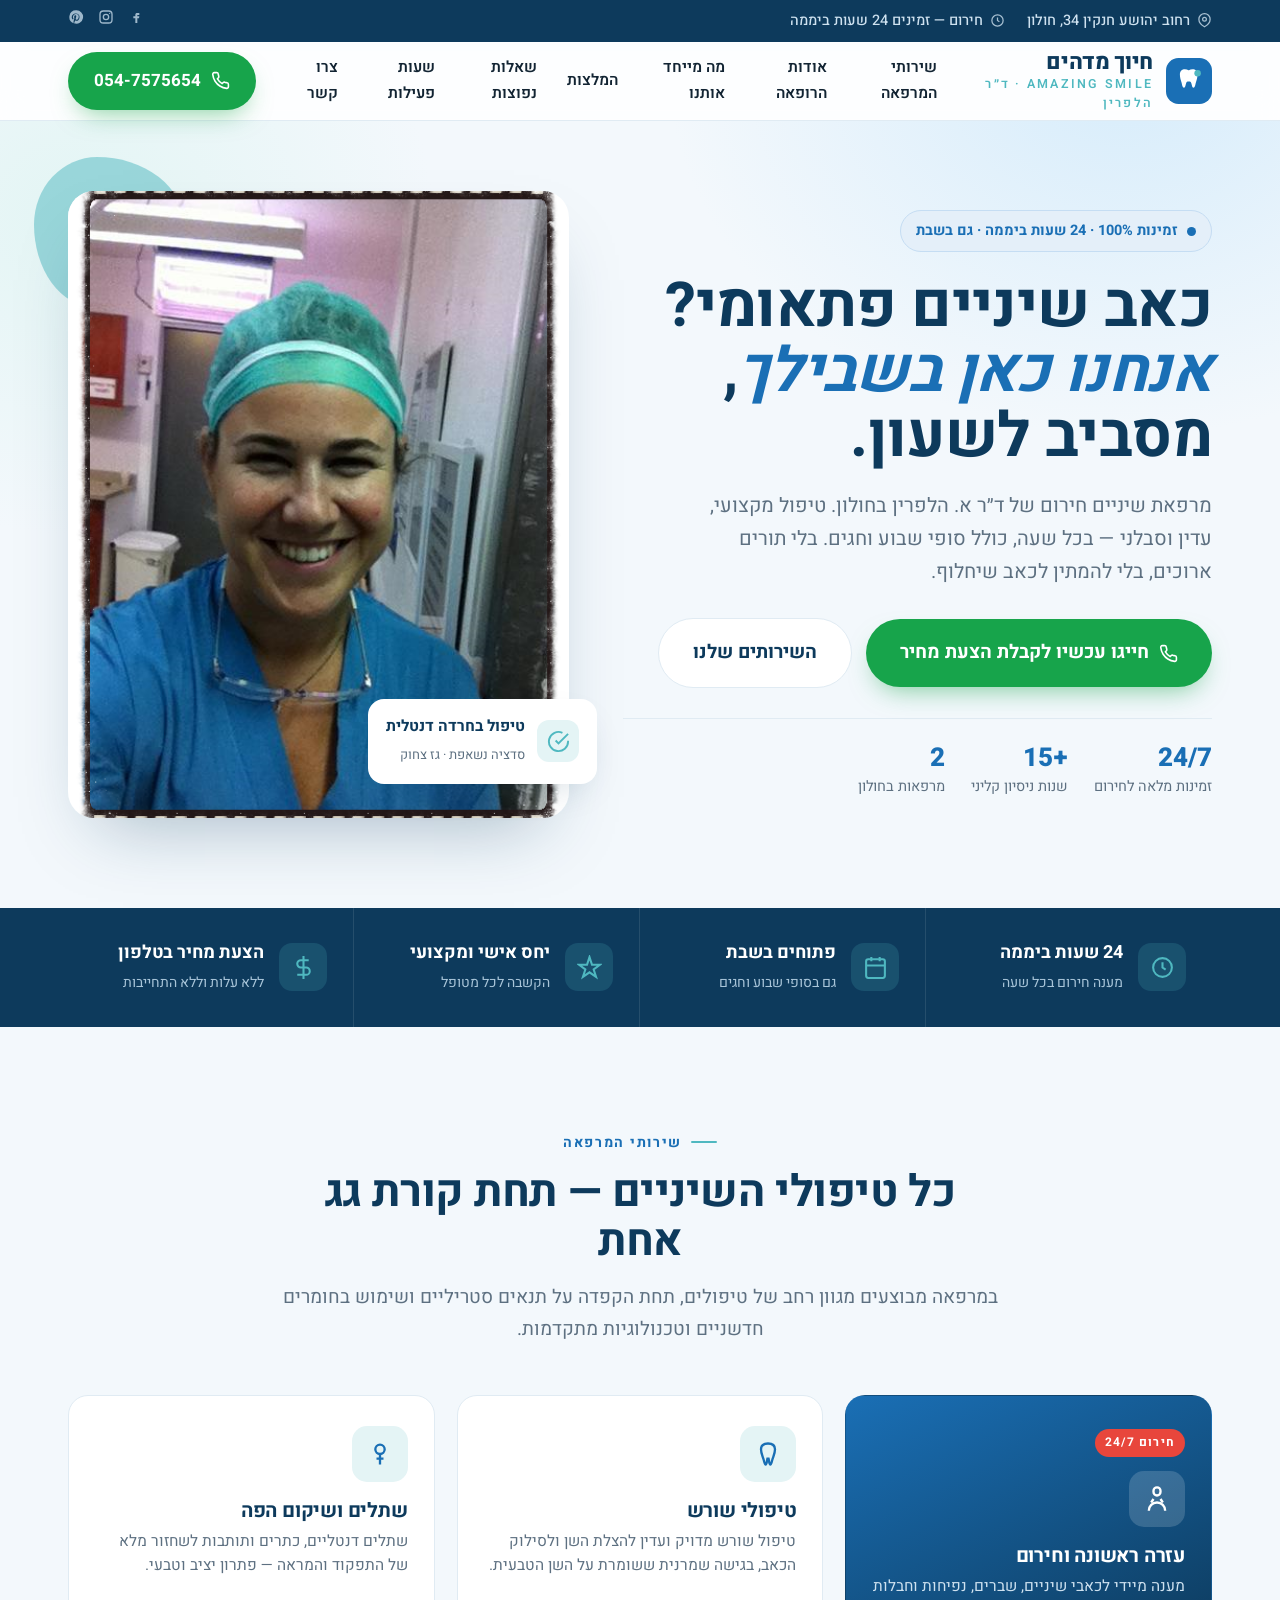
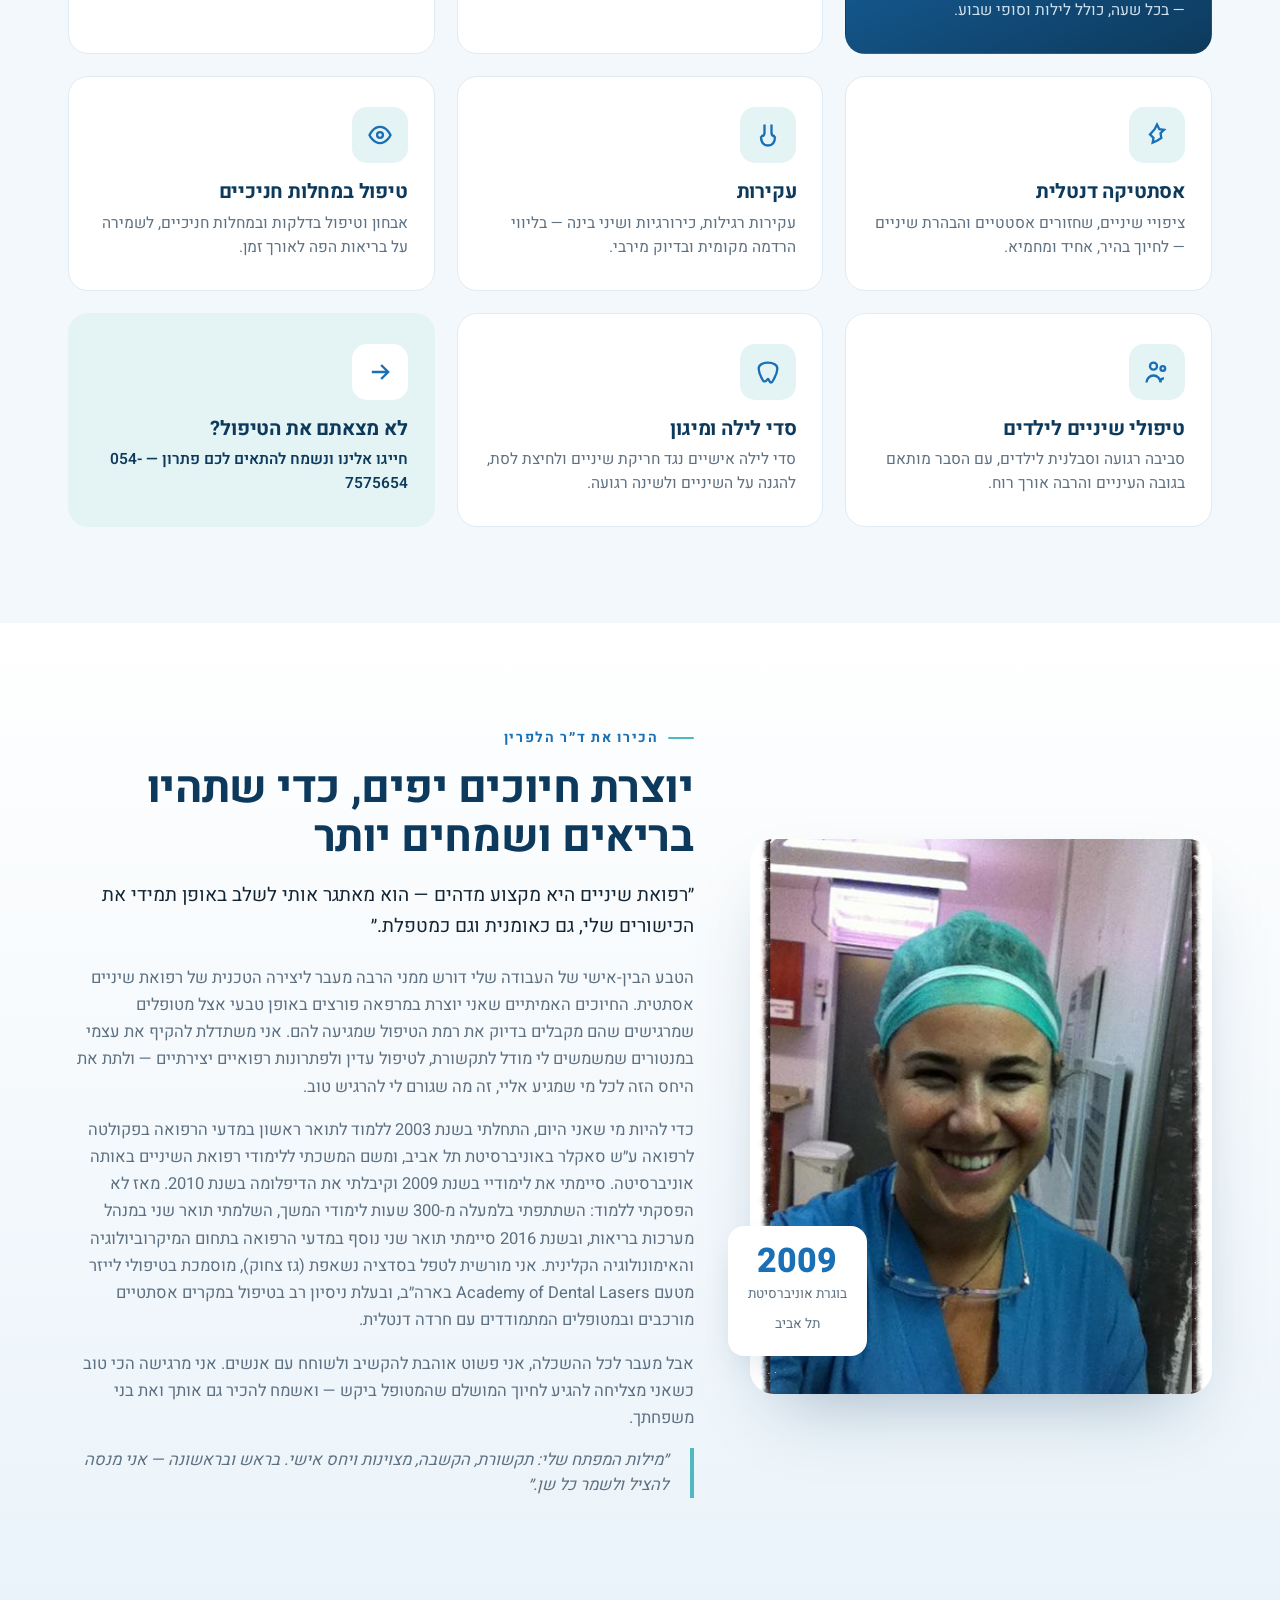
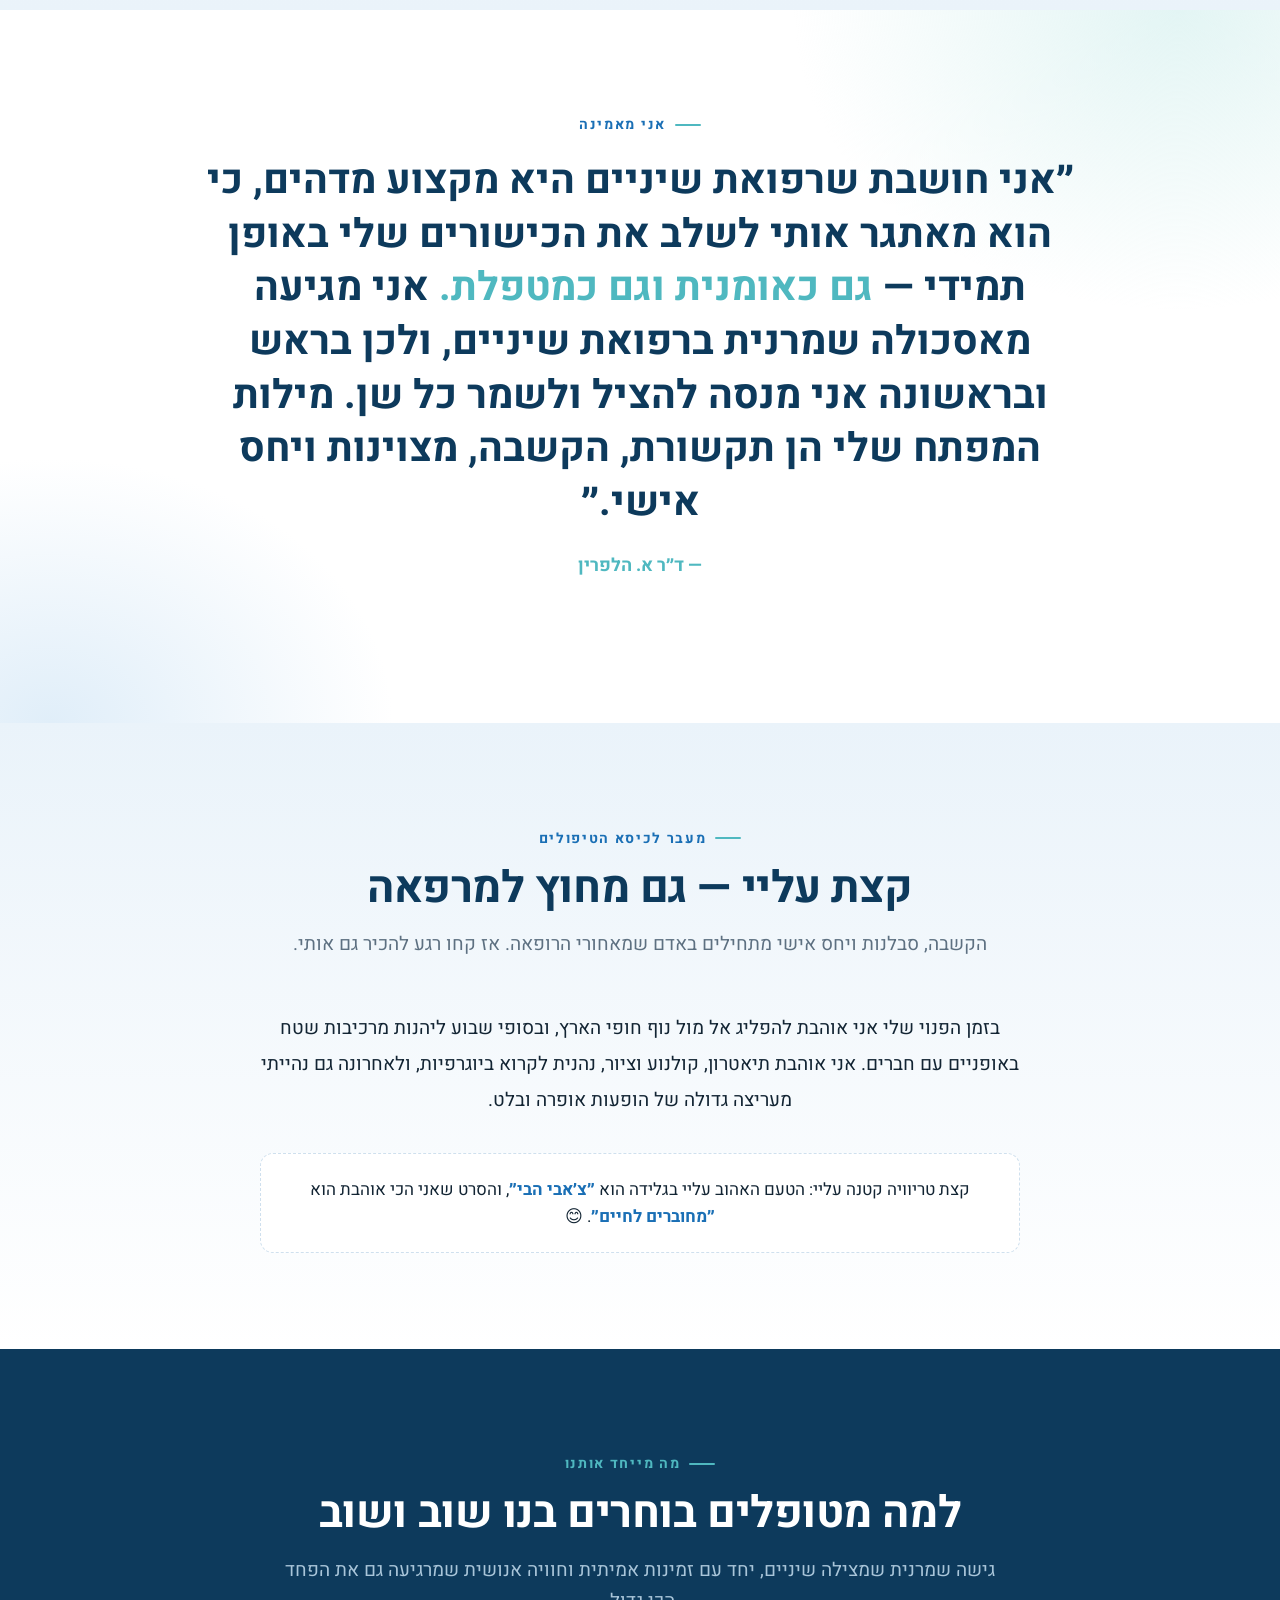
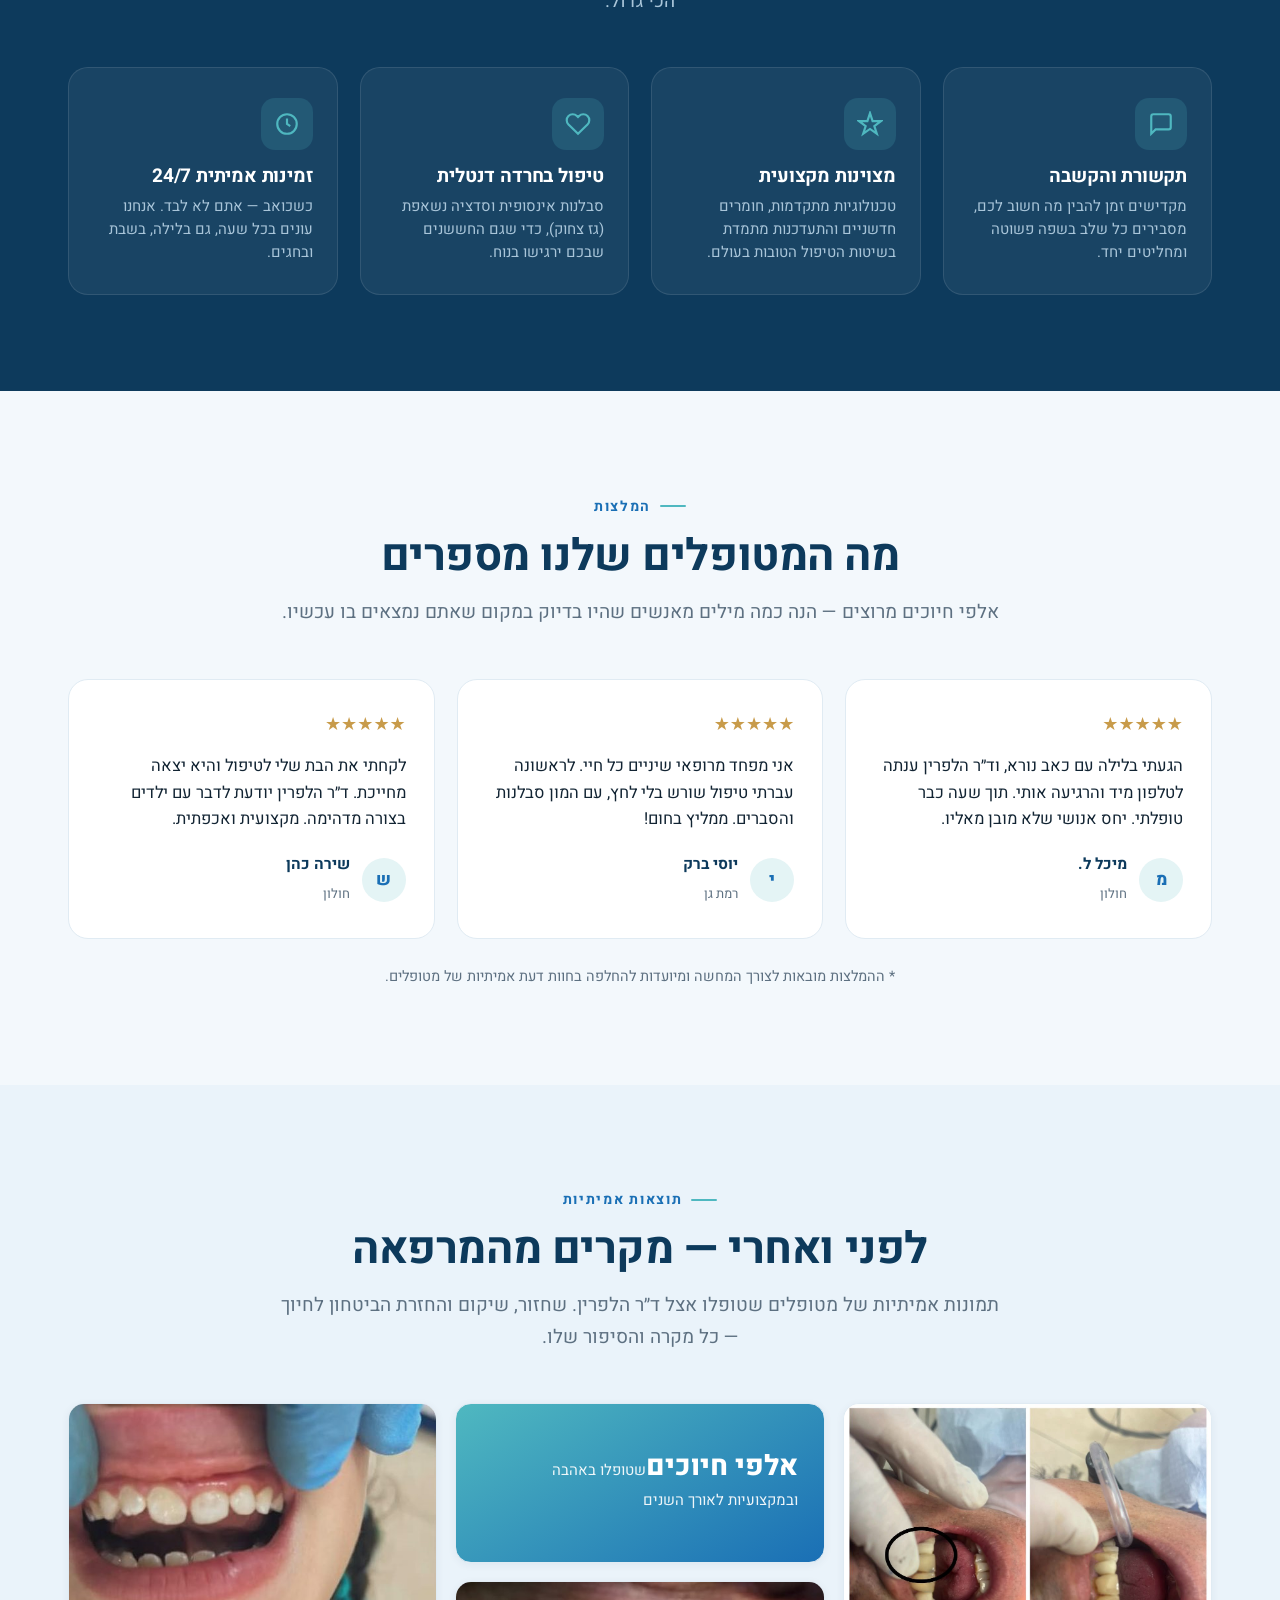
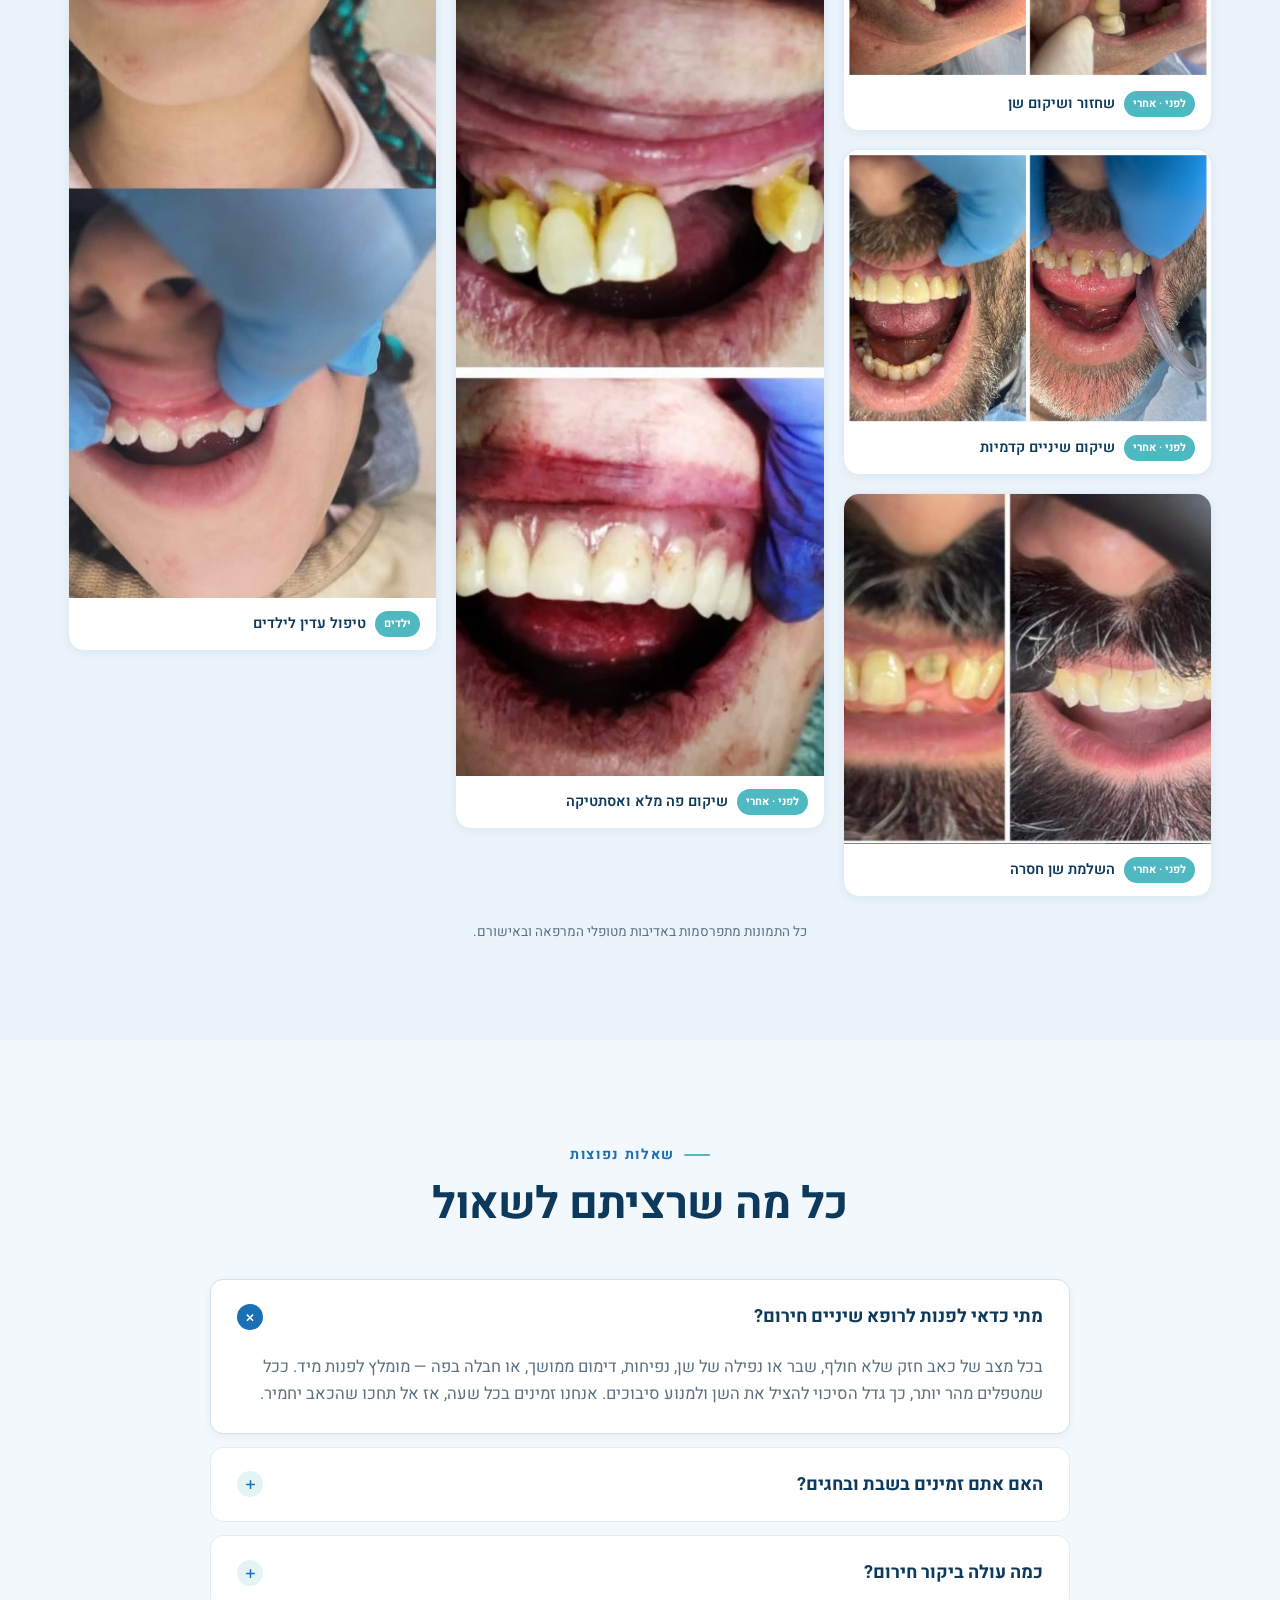
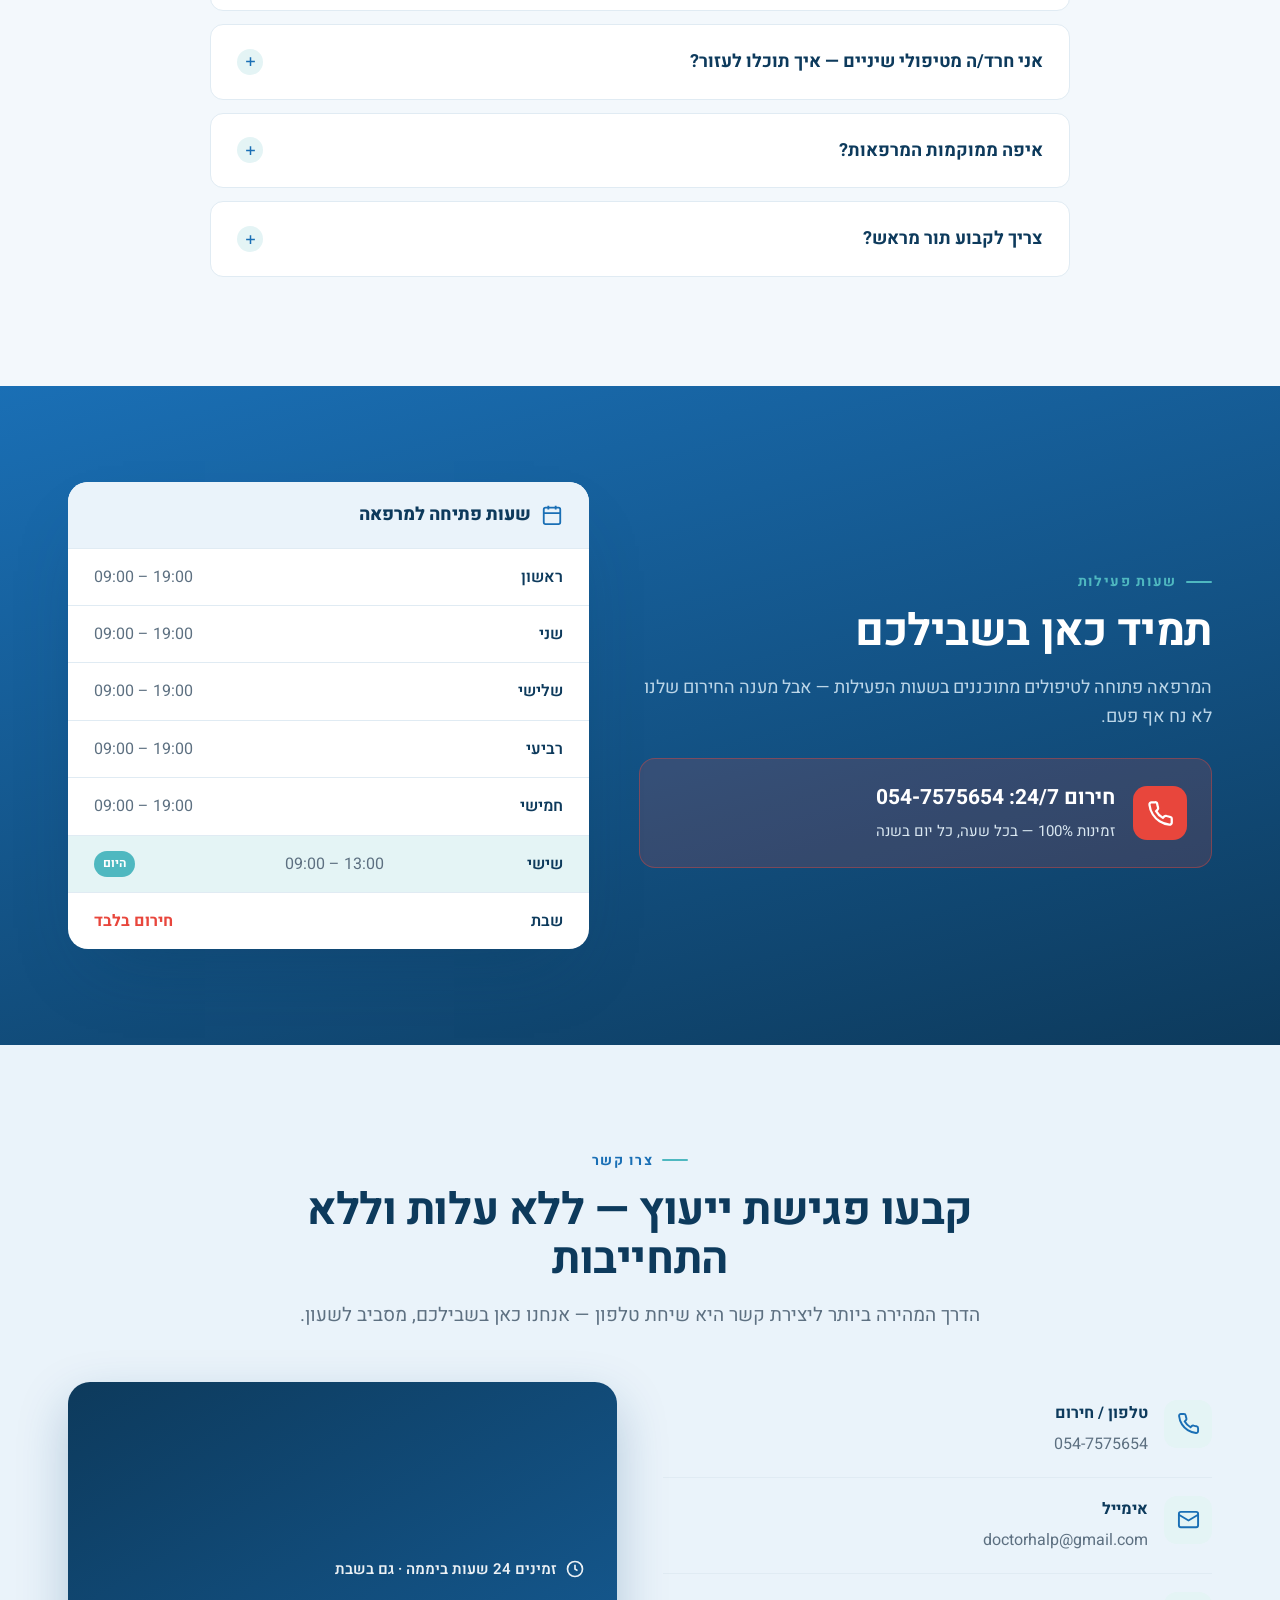
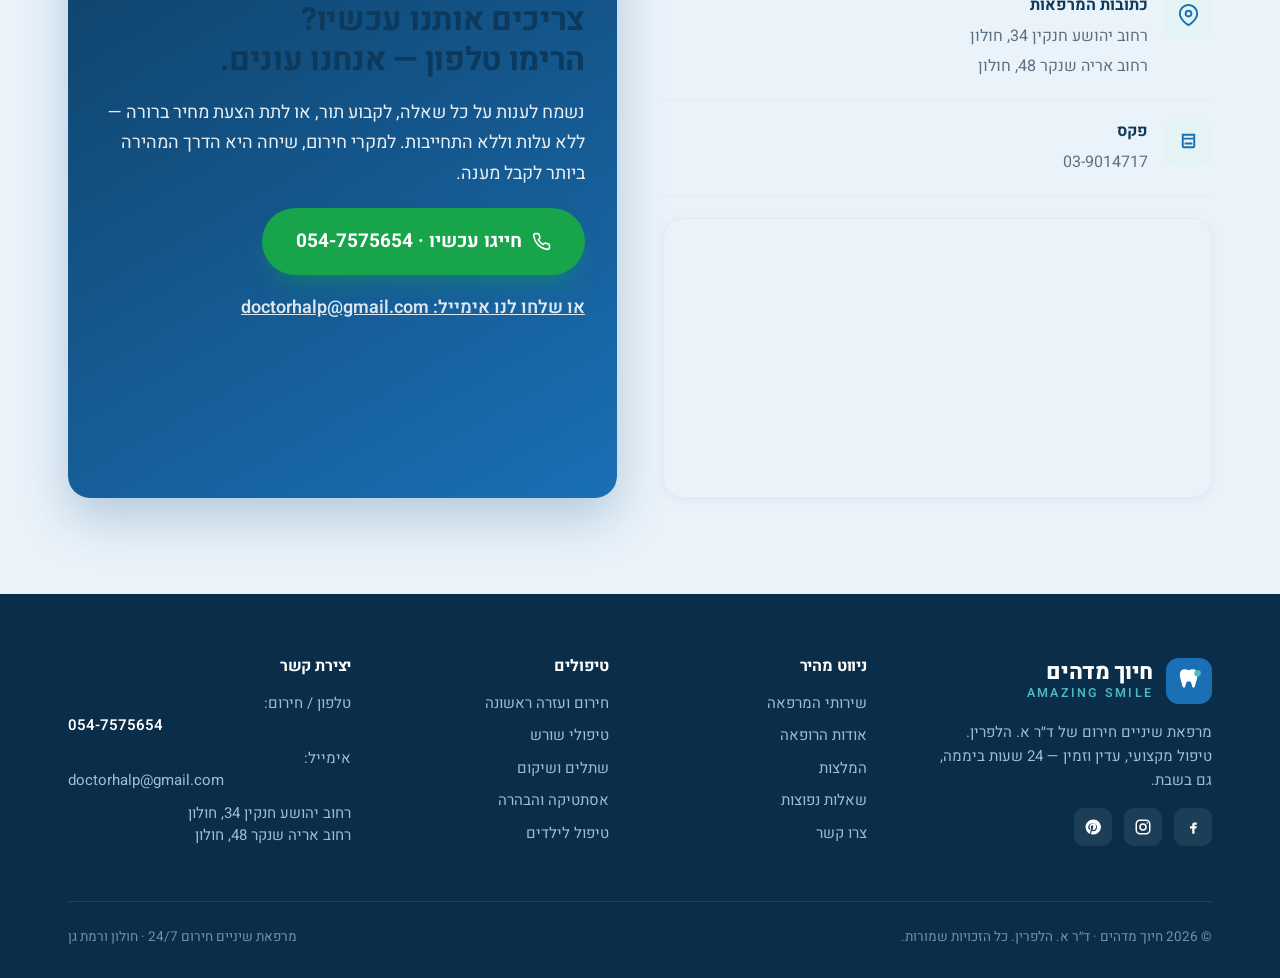
<file: index.html>
<!DOCTYPE html>
<html lang="he" dir="rtl">
<head>
<meta charset="UTF-8">
<meta name="viewport" content="width=device-width, initial-scale=1">
<title>ד״ר הלפרין — חיוך מדהים | רופאת שיניים חירום 24/7 בחולון</title>
<meta name="description" content="מרפאת שיניים חירום של ד״ר א. הלפרין בחולון. זמינות 24/7, רופאת שיניים בשבת, טיפול בחרדה דנטלית, טיפולי שורש, שתלים, אסתטיקה ועזרה ראשונה. חייגו 054-7575654.">
<meta name="robots" content="index, follow, max-image-preview:large">
<meta name="google-site-verification" content="__iNUdi8cwJvMs5_uMbrT1udralgJIt5Bsw7L7keVdc">
<meta name="author" content="ד״ר א. הלפרין — חיוך מדהים">
<meta name="theme-color" content="#1a6fb5">
<link rel="canonical" href="https://doctorhalp.com/">

<!-- Geo (Holon) -->
<meta name="geo.region" content="IL-08">
<meta name="geo.placename" content="חולון">
<meta name="geo.position" content="32.0146;34.7795">
<meta name="ICBM" content="32.0146, 34.7795">

<!-- Open Graph (WhatsApp / Facebook / Instagram sharing) -->
<meta property="og:type" content="website">
<meta property="og:locale" content="he_IL">
<meta property="og:site_name" content="חיוך מדהים — ד״ר הלפרין">
<meta property="og:title" content="ד״ר הלפרין — חיוך מדהים | רופאת שיניים חירום 24/7 בחולון">
<meta property="og:description" content="מרפאת שיניים חירום בחולון. זמינות 24/7, גם בשבת. טיפול בחרדה דנטלית, טיפולי שורש, שתלים ואסתטיקה. חייגו 054-7575654.">
<meta property="og:url" content="https://doctorhalp.com/">
<meta property="og:image" content="https://doctorhalp.com/assets/doctor.png">
<meta property="og:image:alt" content="ד״ר א. הלפרין, רופאת שיניים">

<!-- Twitter Card -->
<meta name="twitter:card" content="summary_large_image">
<meta name="twitter:title" content="ד״ר הלפרין — חיוך מדהים | רופאת שיניים חירום 24/7 בחולון">
<meta name="twitter:description" content="מרפאת שיניים חירום בחולון. זמינות 24/7, גם בשבת. חייגו 054-7575654.">
<meta name="twitter:image" content="https://doctorhalp.com/assets/doctor.png">

<!-- Icons -->
<link rel="icon" href="favicon.svg" type="image/svg+xml">
<link rel="apple-touch-icon" href="apple-touch-icon.png">

<link rel="preconnect" href="https://fonts.googleapis.com">
<link rel="preconnect" href="https://fonts.gstatic.com" crossorigin>
<link href="https://fonts.googleapis.com/css2?family=Heebo:wght@300;400;500;600;700;800&display=swap" rel="stylesheet">
<link rel="stylesheet" href="styles.css">
<script>document.documentElement.classList.add('js');</script>

<!-- Structured data: Dentist / LocalBusiness (boosts local Google results) -->
<script type="application/ld+json">
{
  "@context": "https://schema.org",
  "@type": "Dentist",
  "name": "חיוך מדהים — ד״ר א. הלפרין",
  "alternateName": "Amazing Smile Dental Clinic",
  "description": "מרפאת שיניים חירום בחולון בניהול ד״ר א. הלפרין. זמינות 24/7 כולל שבת וחגים, טיפול בחרדה דנטלית, טיפולי שורש, שתלים, אסתטיקה ועזרה ראשונה.",
  "url": "https://doctorhalp.com/",
  "image": "https://doctorhalp.com/assets/doctor.png",
  "logo": "https://doctorhalp.com/assets/logo.png",
  "telephone": "+972-54-757-5654",
  "email": "doctorhalp@gmail.com",
  "faxNumber": "+972-3-901-4717",
  "priceRange": "₪₪",
  "currenciesAccepted": "ILS",
  "medicalSpecialty": "Dentistry",
  "founder": { "@type": "Person", "name": "ד״ר א. הלפרין" },
  "address": {
    "@type": "PostalAddress",
    "streetAddress": "רחוב יהושע חנקין 34",
    "addressLocality": "חולון",
    "addressCountry": "IL"
  },
  "geo": { "@type": "GeoCoordinates", "latitude": 32.0146, "longitude": 34.7795 },
  "hasMap": "https://www.google.com/maps?q=%D7%99%D7%94%D7%95%D7%A9%D7%A2%20%D7%97%D7%A0%D7%A7%D7%99%D7%9F%2034%20%D7%97%D7%95%D7%9C%D7%95%D7%9F",
  "areaServed": [
    { "@type": "City", "name": "חולון" },
    { "@type": "City", "name": "רמת גן" }
  ],
  "sameAs": [
    "https://www.facebook.com/",
    "https://www.instagram.com/doctorhalp/",
    "https://www.pinterest.com/doctorhalp/"
  ],
  "openingHoursSpecification": [
    { "@type": "OpeningHoursSpecification", "dayOfWeek": ["Sunday","Monday","Tuesday","Wednesday","Thursday"], "opens": "09:00", "closes": "19:00" },
    { "@type": "OpeningHoursSpecification", "dayOfWeek": "Friday", "opens": "09:00", "closes": "13:00" }
  ],
  "availableService": [
    { "@type": "MedicalProcedure", "name": "עזרה ראשונה וחירום דנטלי 24/7" },
    { "@type": "MedicalProcedure", "name": "טיפולי שורש" },
    { "@type": "MedicalProcedure", "name": "שתלים ושיקום הפה" },
    { "@type": "MedicalProcedure", "name": "אסתטיקה דנטלית והבהרת שיניים" },
    { "@type": "MedicalProcedure", "name": "עקירות ושיני בינה" },
    { "@type": "MedicalProcedure", "name": "טיפול במחלות חניכיים" },
    { "@type": "MedicalProcedure", "name": "טיפולי שיניים לילדים" },
    { "@type": "MedicalProcedure", "name": "סדי לילה ומיגון" },
    { "@type": "MedicalProcedure", "name": "טיפול בחרדה דנטלית בסדציה נשאפת" }
  ]
}
</script>
</head>
<body>

<!-- ============ TOP UTILITY BAR ============ -->
<div class="topbar">
  <div class="wrap">
    <div class="tb-left">
      <span class="tb-item"><svg viewBox="0 0 24 24" fill="none" stroke="currentColor" stroke-width="2"><path d="M21 10c0 7-9 12-9 12s-9-5-9-12a9 9 0 0118 0z"/><circle cx="12" cy="10" r="3"/></svg>רחוב יהושע חנקין 34, חולון</span>
      <span class="tb-item hide-sm"><svg viewBox="0 0 24 24" fill="none" stroke="currentColor" stroke-width="2"><circle cx="12" cy="12" r="9"/><path d="M12 7v5l3 2"/></svg>חירום — זמינים 24 שעות ביממה</span>
    </div>
    <div class="tb-socials">
      <a href="https://www.facebook.com/" aria-label="Facebook" target="_blank" rel="noopener"><svg viewBox="0 0 24 24" fill="currentColor"><path d="M14 9h3V6h-3c-2 0-3 1-3 3v2H8v3h3v7h3v-7h2.5l.5-3H14V9.5c0-.3.2-.5.5-.5z"/></svg></a>
      <a href="https://www.instagram.com/doctorhalp/" aria-label="Instagram" target="_blank" rel="noopener"><svg viewBox="0 0 24 24" fill="none" stroke="currentColor" stroke-width="2"><rect x="3" y="3" width="18" height="18" rx="5"/><circle cx="12" cy="12" r="4"/><circle cx="17.5" cy="6.5" r="1" fill="currentColor" stroke="none"/></svg></a>
      <a href="https://www.pinterest.com/doctorhalp/" aria-label="Pinterest" target="_blank" rel="noopener"><svg viewBox="0 0 24 24" fill="currentColor"><path d="M12 2a10 10 0 00-3.6 19.3c-.1-.8-.2-2 0-2.9l1.2-5s-.3-.6-.3-1.5c0-1.4.8-2.4 1.8-2.4.9 0 1.3.6 1.3 1.4 0 .9-.5 2.2-.8 3.4-.2 1 .5 1.8 1.5 1.8 1.8 0 3-2.3 3-5 0-2-1.4-3.6-4-3.6-2.9 0-4.7 2.2-4.7 4.6 0 .8.2 1.4.6 1.9.2.2.2.3.1.5l-.2.9c-.1.3-.3.4-.6.2-1.2-.5-1.7-1.8-1.7-3.3 0-2.5 2.1-5.4 6.2-5.4 3.3 0 5.5 2.4 5.5 5 0 3.4-1.9 5.9-4.6 5.9-.9 0-1.8-.5-2.1-1.1l-.6 2.3c-.2.8-.7 1.7-1 2.3A10 10 0 1012 2z"/></svg></a>
    </div>
  </div>
</div>

<!-- ============ HEADER ============ -->
<header class="header" id="header">
  <div class="wrap">
    <a href="#top" class="brand" aria-label="חיוך מדהים — ד״ר הלפרין">
      <svg class="mark" viewBox="0 0 48 48" fill="none" aria-hidden="true">
        <rect width="48" height="48" rx="13" fill="#1a6fb5"/>
        <path d="M24 13c-4.5-2.8-9.5-1.2-9.5 4.2 0 3 .8 5.2 1.7 8.4.6 2.2.9 5.4 2.6 5.4 1.5 0 1.4-2.4 2.1-4.4.4-1.2.9-2 1.6-2h2.4c.7 0 1.2.8 1.6 2 .7 2 .6 4.4 2.1 4.4 1.7 0 2-3.2 2.6-5.4.9-3.2 1.7-5.4 1.7-8.4 0-5.4-5-7-9.5-4.2z" fill="#fff"/>
        <circle cx="33" cy="16" r="3.4" fill="#4fb8c0"/>
      </svg>
      <span class="bt"><b>חיוך מדהים</b><span>AMAZING SMILE · ד״ר הלפרין</span></span>
    </a>
    <nav class="nav">
      <a href="#services">שירותי המרפאה</a>
      <a href="#about">אודות הרופאה</a>
      <a href="#values">מה מייחד אותנו</a>
      <a href="#testimonials">המלצות</a>
      <a href="#faq">שאלות נפוצות</a>
      <a href="#hours">שעות פעילות</a>
      <a href="#contact">צרו קשר</a>
    </nav>
    <div class="hd-cta">
      <a href="tel:0547575654" class="btn btn-call">
        <svg viewBox="0 0 24 24" fill="none" stroke="currentColor" stroke-width="2"><path d="M22 16.9v3a2 2 0 01-2.2 2 19.8 19.8 0 01-8.6-3 19.5 19.5 0 01-6-6 19.8 19.8 0 01-3-8.6A2 2 0 014.1 2h3a2 2 0 012 1.7c.1 1 .4 1.9.7 2.8a2 2 0 01-.5 2.1L8.1 9.9a16 16 0 006 6l1.3-1.3a2 2 0 012.1-.4c.9.3 1.8.6 2.8.7a2 2 0 011.7 2z"/></svg>
        054-7575654
      </a>
    </div>
    <button class="menu-toggle" id="menuToggle" aria-label="תפריט">
      <svg viewBox="0 0 24 24" fill="none" stroke="currentColor" stroke-width="2"><path d="M3 6h18M3 12h18M3 18h18"/></svg>
    </button>
  </div>
</header>

<!-- ============ MOBILE DRAWER ============ -->
<div class="drawer" id="drawer">
  <div class="scrim" data-close></div>
  <div class="panel">
    <div class="dr-head">
      <span class="bt"><b style="font-family:var(--head);font-weight:800;color:var(--blue-deep)">חיוך מדהים</b></span>
      <button data-close aria-label="סגירה"><svg viewBox="0 0 24 24" fill="none" stroke="currentColor" stroke-width="2"><path d="M18 6L6 18M6 6l12 12"/></svg></button>
    </div>
    <a href="#services" data-close>שירותי המרפאה</a>
    <a href="#about" data-close>אודות הרופאה</a>
    <a href="#values" data-close>מה מייחד אותנו</a>
    <a href="#testimonials" data-close>המלצות</a>
    <a href="#faq" data-close>שאלות נפוצות</a>
    <a href="#hours" data-close>שעות פעילות</a>
    <a href="#contact" data-close>צרו קשר</a>
    <a href="tel:0547575654" class="btn btn-call" style="margin-top:14px" data-close>חייגו עכשיו · 054-7575654</a>
  </div>
</div>

<span id="top"></span>

<!-- ============ HERO ============ -->
<section class="hero">
  <div class="wrap hero-grid">
    <div class="hero-copy reveal">
      <span class="hero-badge"><span class="dot"></span>זמינות 100% · 24 שעות ביממה · גם בשבת</span>
      <h1>כאב שיניים פתאומי?<br><em>אנחנו כאן בשבילך</em>, מסביב לשעון.</h1>
      <p class="lead">מרפאת שיניים חירום של ד״ר א. הלפרין בחולון. טיפול מקצועי, עדין וסבלני — בכל שעה, כולל סופי שבוע וחגים. בלי תורים ארוכים, בלי להמתין לכאב שיחלוף.</p>
      <div class="cta-row">
        <a href="tel:0547575654" class="btn btn-call btn-lg">
          <svg viewBox="0 0 24 24" fill="none" stroke="currentColor" stroke-width="2"><path d="M22 16.9v3a2 2 0 01-2.2 2 19.8 19.8 0 01-8.6-3 19.5 19.5 0 01-6-6 19.8 19.8 0 01-3-8.6A2 2 0 014.1 2h3a2 2 0 012 1.7c.1 1 .4 1.9.7 2.8a2 2 0 01-.5 2.1L8.1 9.9a16 16 0 006 6l1.3-1.3a2 2 0 012.1-.4c.9.3 1.8.6 2.8.7a2 2 0 011.7 2z"/></svg>
          חייגו עכשיו לקבלת הצעת מחיר
        </a>
        <a href="#services" class="btn btn-ghost btn-lg">השירותים שלנו</a>
      </div>
      <div class="trust">
        <div class="ti"><b>24/7</b><span>זמינות מלאה לחירום</span></div>
        <div class="ti"><b>+15</b><span>שנות ניסיון קליני</span></div>
        <div class="ti"><b>2</b><span>מרפאות בחולון</span></div>
      </div>
    </div>
    <div class="hero-media reveal">
      <span class="blob"></span>
      <div class="photo"><img src="assets/doctor.png" alt="ד״ר א. הלפרין, רופאת שיניים"></div>
      <div class="float-card">
        <span class="ic"><svg viewBox="0 0 24 24" fill="none" stroke="currentColor" stroke-width="2"><path d="M22 11.1V12a10 10 0 11-5.9-9.1"/><path d="M22 4L12 14.01l-3-3"/></svg></span>
        <div><b>טיפול בחרדה דנטלית</b><span>סדציה נשאפת · גז צחוק</span></div>
      </div>
    </div>
  </div>
</section>

<!-- ============ EMERGENCY STRIP ============ -->
<div class="estrip">
  <div class="wrap">
    <div class="es"><span class="ic"><svg viewBox="0 0 24 24" fill="none" stroke="currentColor" stroke-width="2"><circle cx="12" cy="12" r="9"/><path d="M12 7v5l3 2"/></svg></span><div><b>24 שעות ביממה</b><span>מענה חירום בכל שעה</span></div></div>
    <div class="es"><span class="ic"><svg viewBox="0 0 24 24" fill="none" stroke="currentColor" stroke-width="2"><rect x="3" y="4" width="18" height="18" rx="2"/><path d="M16 2v4M8 2v4M3 10h18"/></svg></span><div><b>פתוחים בשבת</b><span>גם בסופי שבוע וחגים</span></div></div>
    <div class="es"><span class="ic"><svg viewBox="0 0 24 24" fill="none" stroke="currentColor" stroke-width="2"><path d="M12 2l2.4 7.4H22l-6 4.5 2.3 7.1L12 16.6 5.7 21l2.3-7.1-6-4.5h7.6z"/></svg></span><div><b>יחס אישי ומקצועי</b><span>הקשבה לכל מטופל</span></div></div>
    <div class="es"><span class="ic"><svg viewBox="0 0 24 24" fill="none" stroke="currentColor" stroke-width="2"><path d="M12 1v22M17 5H9.5a3.5 3.5 0 000 7h5a3.5 3.5 0 010 7H6"/></svg></span><div><b>הצעת מחיר בטלפון</b><span>ללא עלות וללא התחייבות</span></div></div>
  </div>
</div>

<!-- ============ SERVICES ============ -->
<section class="block" id="services">
  <div class="wrap">
    <div class="sec-head center reveal">
      <span class="eyebrow">שירותי המרפאה</span>
      <h2>כל טיפולי השיניים — תחת קורת גג אחת</h2>
      <p>במרפאה מבוצעים מגוון רחב של טיפולים, תחת הקפדה על תנאים סטריליים ושימוש בחומרים חדשניים וטכנולוגיות מתקדמות.</p>
    </div>
    <div class="svc-grid">
      <div class="svc featured reveal">
        <span class="tag">חירום 24/7</span>
        <span class="ic"><svg viewBox="0 0 24 24" fill="none" stroke="currentColor" stroke-width="2"><path d="M12 2a3 3 0 013 3v1a3 3 0 01-6 0V5a3 3 0 013-3z"/><path d="M5 22c0-4 3-7 7-7s7 3 7 7"/><path d="M9 12l-2 3M15 12l2 3"/></svg></span>
        <h3>עזרה ראשונה וחירום</h3>
        <p>מענה מיידי לכאבי שיניים, שברים, נפיחות וחבלות — בכל שעה, כולל לילות וסופי שבוע.</p>
      </div>
      <div class="svc reveal">
        <span class="ic"><svg viewBox="0 0 24 24" fill="none" stroke="currentColor" stroke-width="2"><path d="M12 3c-4 0-6 2-6 5 0 3 1 5 2 8s1 5 2 5 1-3 1.5-5h1c.5 2 .5 5 1.5 5s1-2 2-5 2-5 2-8c0-3-2-5-6-5z"/></svg></span>
        <h3>טיפולי שורש</h3>
        <p>טיפול שורש מדויק ועדין להצלת השן ולסילוק הכאב, בגישה שמרנית ששומרת על השן הטבעית.</p>
      </div>
      <div class="svc reveal">
        <span class="ic"><svg viewBox="0 0 24 24" fill="none" stroke="currentColor" stroke-width="2"><circle cx="12" cy="8" r="4"/><path d="M12 12v9M9 16h6"/></svg></span>
        <h3>שתלים ושיקום הפה</h3>
        <p>שתלים דנטליים, כתרים ותותבות לשחזור מלא של התפקוד והמראה — פתרון יציב וטבעי.</p>
      </div>
      <div class="svc reveal">
        <span class="ic"><svg viewBox="0 0 24 24" fill="none" stroke="currentColor" stroke-width="2"><path d="M12 3l2 4 4 .5-3 3 .7 4L12 17l-3.7 1.5.7-4-3-3L10 7z"/></svg></span>
        <h3>אסתטיקה דנטלית</h3>
        <p>ציפויי שיניים, שחזורים אסטטיים והבהרת שיניים — לחיוך בהיר, אחיד ומחמיא.</p>
      </div>
      <div class="svc reveal">
        <span class="ic"><svg viewBox="0 0 24 24" fill="none" stroke="currentColor" stroke-width="2"><path d="M9 3v7c0 2-1.5 3-3 3M15 3v7c0 2 1.5 3 3 3"/><path d="M6 13c0 5 2 8 6 8s6-3 6-8"/></svg></span>
        <h3>עקירות</h3>
        <p>עקירות רגילות, כירורגיות ושיני בינה — בליווי הרדמה מקומית ובדיוק מירבי.</p>
      </div>
      <div class="svc reveal">
        <span class="ic"><svg viewBox="0 0 24 24" fill="none" stroke="currentColor" stroke-width="2"><path d="M3 12s3-7 9-7 9 7 9 7-3 7-9 7-9-7-9-7z"/><circle cx="12" cy="12" r="2.5"/></svg></span>
        <h3>טיפול במחלות חניכיים</h3>
        <p>אבחון וטיפול בדלקות ובמחלות חניכיים, לשמירה על בריאות הפה לאורך זמן.</p>
      </div>
      <div class="svc reveal">
        <span class="ic"><svg viewBox="0 0 24 24" fill="none" stroke="currentColor" stroke-width="2"><circle cx="9" cy="7" r="3"/><circle cx="17" cy="9" r="2"/><path d="M3 21c0-3.3 2.7-6 6-6s6 2.7 6 6M15 21c0-2 1-3.5 3-3.5"/></svg></span>
        <h3>טיפולי שיניים לילדים</h3>
        <p>סביבה רגועה וסבלנית לילדים, עם הסבר מותאם בגובה העיניים והרבה אורך רוח.</p>
      </div>
      <div class="svc reveal">
        <span class="ic"><svg viewBox="0 0 24 24" fill="none" stroke="currentColor" stroke-width="2"><path d="M4 9c0-3 3.5-5 8-5s8 2 8 5c0 4-2 7-3 9s-1 3-2.5 3S13 18 12 18s-1 2-2.5 2S8 20 7 18 4 13 4 9z"/></svg></span>
        <h3>סדי לילה ומיגון</h3>
        <p>סדי לילה אישיים נגד חריקת שיניים ולחיצת לסת, להגנה על השיניים ולשינה רגועה.</p>
      </div>
      <a href="tel:0547575654" class="svc reveal" style="display:flex;flex-direction:column;justify-content:center;align-items:flex-start;background:var(--teal-soft);border-color:transparent">
        <span class="ic" style="background:#fff"><svg viewBox="0 0 24 24" fill="none" stroke="currentColor" stroke-width="2"><path d="M5 12h14M13 6l6 6-6 6"/></svg></span>
        <h3>לא מצאתם את הטיפול?</h3>
        <p style="color:var(--blue-deep);font-weight:600">חייגו אלינו ונשמח להתאים לכם פתרון — 054-7575654</p>
      </a>
    </div>
  </div>
</section>

<!-- ============ ABOUT ============ -->
<section class="block about" id="about">
  <div class="wrap about-grid">
    <div class="about-media reveal">
      <span class="deco"></span>
      <div class="frame"><img src="assets/doctor.png" alt="ד״ר א. הלפרין"></div>
      <div class="ribbon"><b>2009</b><span>בוגרת אוניברסיטת<br>תל אביב</span></div>
    </div>
    <div class="about-copy reveal">
      <span class="eyebrow">הכירו את ד״ר הלפרין</span>
      <h2>יוצרת חיוכים יפים, כדי שתהיו בריאים ושמחים יותר</h2>
      <p class="intro">״רפואת שיניים היא מקצוע מדהים — הוא מאתגר אותי לשלב באופן תמידי את הכישורים שלי, גם כאומנית וגם כמטפלת.״</p>
      <p>הטבע הבין-אישי של העבודה שלי דורש ממני הרבה מעבר ליצירה הטכנית של רפואת שיניים אסתטית. החיוכים האמיתיים שאני יוצרת במרפאה פורצים באופן טבעי אצל מטופלים שמרגישים שהם מקבלים בדיוק את רמת הטיפול שמגיעה להם. אני משתדלת להקיף את עצמי במנטורים שמשמשים לי מודל לתקשורת, לטיפול עדין ולפתרונות רפואיים יצירתיים — ולתת את היחס הזה לכל מי שמגיע אליי, זה מה שגורם לי להרגיש טוב.</p>
      <p>כדי להיות מי שאני היום, התחלתי בשנת 2003 ללמוד לתואר ראשון במדעי הרפואה בפקולטה לרפואה ע״ש סאקלר באוניברסיטת תל אביב, ומשם המשכתי ללימודי רפואת השיניים באותה אוניברסיטה. סיימתי את לימודיי בשנת 2009 וקיבלתי את הדיפלומה בשנת 2010. מאז לא הפסקתי ללמוד: השתתפתי בלמעלה מ-300 שעות לימודי המשך, השלמתי תואר שני במנהל מערכות בריאות, ובשנת 2016 סיימתי תואר שני נוסף במדעי הרפואה בתחום המיקרוביולוגיה והאימונולוגיה הקלינית. אני מורשית לטפל בסדציה נשאפת (גז צחוק), מוסמכת בטיפולי לייזר מטעם Academy of Dental Lasers בארה״ב, ובעלת ניסיון רב בטיפול במקרים אסתטיים מורכבים ובמטופלים המתמודדים עם חרדה דנטלית.</p>
      <p>אבל מעבר לכל ההשכלה, אני פשוט אוהבת להקשיב ולשוחח עם אנשים. אני מרגישה הכי טוב כשאני מצליחה להגיע לחיוך המושלם שהמטופל ביקש — ואשמח להכיר גם אותך ואת בני משפחתך.</p>
      <p class="pullquote">״מילות המפתח שלי: תקשורת, הקשבה, מצוינות ויחס אישי. בראש ובראשונה — אני מנסה להציל ולשמר כל שן.״</p>
    </div>
  </div>
</section>

<!-- ============ CREDO ============ -->
<section class="block credo" id="credo">
  <div class="wrap">
    <div class="credo-head reveal">
      <span class="eyebrow">אני מאמינה</span>
      <p class="credo-lead">״אני חושבת שרפואת שיניים היא מקצוע מדהים, כי הוא מאתגר אותי לשלב את הכישורים שלי באופן תמידי — <span class="mark">גם כאומנית וגם כמטפלת.</span> אני מגיעה מאסכולה שמרנית ברפואת שיניים, ולכן בראש ובראשונה אני מנסה להציל ולשמר כל שן. מילות המפתח שלי הן תקשורת, הקשבה, מצוינות ויחס אישי.״</p>
      <p class="credo-sign" style="font-family:var(--head);font-weight:700;color:var(--teal);font-size:18px;margin-top:22px">— ד״ר א. הלפרין</p>
    </div>
  </div>
</section>

<!-- ============ HOBBIES / OUTSIDE THE CLINIC ============ -->
<section class="block hobbies" id="hobbies">
  <div class="wrap">
    <div class="sec-head center reveal">
      <span class="eyebrow">מעבר לכיסא הטיפולים</span>
      <h2>קצת עליי — גם מחוץ למרפאה</h2>
      <p>הקשבה, סבלנות ויחס אישי מתחילים באדם שמאחורי הרופאה. אז קחו רגע להכיר גם אותי.</p>
    </div>
    <div class="hob-prose reveal" style="max-width:760px;margin:0 auto;text-align:center;font-size:19px;line-height:1.9;color:var(--ink)">
      <p>בזמן הפנוי שלי אני אוהבת להפליג אל מול נוף חופי הארץ, ובסופי שבוע ליהנות מרכיבות שטח באופניים עם חברים. אני אוהבת תיאטרון, קולנוע וציור, נהנית לקרוא ביוגרפיות, ולאחרונה גם נהייתי מעריצה גדולה של הופעות אופרה ובלט.</p>
    </div>
    <p class="hob-note reveal">קצת טריוויה קטנה עליי: הטעם האהוב עליי בגלידה הוא <b>״צ׳אבי הבי״</b>, והסרט שאני הכי אוהבת הוא <b>״מחוברים לחיים״</b>. 😊</p>
  </div>
</section>

<!-- ============ VALUES ============ -->
<section class="block values" id="values">
  <div class="wrap">
    <div class="sec-head center reveal">
      <span class="eyebrow">מה מייחד אותנו</span>
      <h2>למה מטופלים בוחרים בנו שוב ושוב</h2>
      <p>גישה שמרנית שמצילה שיניים, יחד עם זמינות אמיתית וחוויה אנושית שמרגיעה גם את הפחד הכי גדול.</p>
    </div>
    <div class="val-grid">
      <div class="val reveal">
        <span class="ic"><svg viewBox="0 0 24 24" fill="none" stroke="currentColor" stroke-width="2"><path d="M21 15a2 2 0 01-2 2H7l-4 4V5a2 2 0 012-2h14a2 2 0 012 2z"/></svg></span>
        <h3>תקשורת והקשבה</h3>
        <p>מקדישים זמן להבין מה חשוב לכם, מסבירים כל שלב בשפה פשוטה ומחליטים יחד.</p>
      </div>
      <div class="val reveal">
        <span class="ic"><svg viewBox="0 0 24 24" fill="none" stroke="currentColor" stroke-width="2"><path d="M12 2l2.4 7.4H22l-6 4.5 2.3 7.1L12 16.6 5.7 21l2.3-7.1-6-4.5h7.6z"/></svg></span>
        <h3>מצוינות מקצועית</h3>
        <p>טכנולוגיות מתקדמות, חומרים חדשניים והתעדכנות מתמדת בשיטות הטיפול הטובות בעולם.</p>
      </div>
      <div class="val reveal">
        <span class="ic"><svg viewBox="0 0 24 24" fill="none" stroke="currentColor" stroke-width="2"><path d="M20.8 4.6a5.5 5.5 0 00-7.8 0L12 5.6l-1-1a5.5 5.5 0 00-7.8 7.8l1 1L12 21l7.8-7.6 1-1a5.5 5.5 0 000-7.8z"/></svg></span>
        <h3>טיפול בחרדה דנטלית</h3>
        <p>סבלנות אינסופית וסדציה נשאפת (גז צחוק), כדי שגם החששנים שבכם ירגישו בנוח.</p>
      </div>
      <div class="val reveal">
        <span class="ic"><svg viewBox="0 0 24 24" fill="none" stroke="currentColor" stroke-width="2"><circle cx="12" cy="12" r="9"/><path d="M12 7v5l3 2"/></svg></span>
        <h3>זמינות אמיתית 24/7</h3>
        <p>כשכואב — אתם לא לבד. אנחנו עונים בכל שעה, גם בלילה, בשבת ובחגים.</p>
      </div>
    </div>
  </div>
</section>

<!-- ============ TESTIMONIALS ============ -->
<section class="block" id="testimonials">
  <div class="wrap">
    <div class="sec-head center reveal">
      <span class="eyebrow">המלצות</span>
      <h2>מה המטופלים שלנו מספרים</h2>
      <p>אלפי חיוכים מרוצים — הנה כמה מילים מאנשים שהיו בדיוק במקום שאתם נמצאים בו עכשיו.</p>
    </div>
    <div class="testi-grid">
      <div class="testi reveal">
        <div class="stars">★★★★★</div>
        <q>הגעתי בלילה עם כאב נורא, וד״ר הלפרין ענתה לטלפון מיד והרגיעה אותי. תוך שעה כבר טופלתי. יחס אנושי שלא מובן מאליו.</q>
        <div class="who"><span class="av">מ</span><div><b>מיכל ל.</b><span>חולון</span></div></div>
      </div>
      <div class="testi reveal">
        <div class="stars">★★★★★</div>
        <q>אני מפחד מרופאי שיניים כל חיי. לראשונה עברתי טיפול שורש בלי לחץ, עם המון סבלנות והסברים. ממליץ בחום!</q>
        <div class="who"><span class="av">י</span><div><b>יוסי ברק</b><span>רמת גן</span></div></div>
      </div>
      <div class="testi reveal">
        <div class="stars">★★★★★</div>
        <q>לקחתי את הבת שלי לטיפול והיא יצאה מחייכת. ד״ר הלפרין יודעת לדבר עם ילדים בצורה מדהימה. מקצועית ואכפתית.</q>
        <div class="who"><span class="av">ש</span><div><b>שירה כהן</b><span>חולון</span></div></div>
      </div>
    </div>
    <p style="text-align:center;color:var(--muted);font-size:14.5px;margin-top:26px" class="reveal">* ההמלצות מובאות לצורך המחשה ומיועדות להחלפה בחוות דעת אמיתיות של מטופלים.</p>
  </div>
</section>

<!-- ============ GALLERY ============ -->
<section class="block gallery">
  <div class="wrap">
    <div class="sec-head center reveal">
      <span class="eyebrow">תוצאות אמיתיות</span>
      <h2>לפני ואחרי — מקרים מהמרפאה</h2>
      <p>תמונות אמיתיות של מטופלים שטופלו אצל ד״ר הלפרין. שחזור, שיקום והחזרת הביטחון לחיוך — כל מקרה והסיפור שלו.</p>
    </div>
    <div class="ba-grid reveal">
      <figure class="ba"><img src="assets/case-implant.jpg" alt="לפני ואחרי — שחזור ושיקום שן" loading="lazy"><figcaption class="cap"><span class="tag">לפני · אחרי</span>שחזור ושיקום שן</figcaption></figure>
      <figure class="ba"><img src="assets/case-restore.jpg" alt="לפני ואחרי — שיקום שיניים קדמיות" loading="lazy"><figcaption class="cap"><span class="tag">לפני · אחרי</span>שיקום שיניים קדמיות</figcaption></figure>
      <figure class="ba"><img src="assets/case-gap.jpg" alt="לפני ואחרי — השלמת שן חסרה" loading="lazy"><figcaption class="cap"><span class="tag">לפני · אחרי</span>השלמת שן חסרה</figcaption></figure>
      <figure class="ba ba-txt"><div><b>אלפי חיוכים</b><span>שטופלו באהבה ובמקצועיות לאורך השנים</span></div></figure>
      <figure class="ba"><img src="assets/case-fullmouth.jpg" alt="לפני ואחרי — שיקום פה מלא ואסתטיקה" loading="lazy"><figcaption class="cap"><span class="tag">לפני · אחרי</span>שיקום פה מלא ואסתטיקה</figcaption></figure>
      <figure class="ba"><img src="assets/case-pediatric.jpg" alt="טיפול שיניים לילדים" loading="lazy"><figcaption class="cap"><span class="tag">ילדים</span>טיפול עדין לילדים</figcaption></figure>
    </div>
    <p class="ba-consent reveal">כל התמונות מתפרסמות באדיבות מטופלי המרפאה ובאישורם.</p>
  </div>
</section>

<!-- ============ FAQ ============ -->
<section class="block" id="faq">
  <div class="wrap">
    <div class="sec-head center reveal">
      <span class="eyebrow">שאלות נפוצות</span>
      <h2>כל מה שרציתם לשאול</h2>
    </div>
    <div class="faq-wrap">
      <details class="faq reveal" open>
        <summary>מתי כדאי לפנות לרופא שיניים חירום?<span class="q-ic"><svg viewBox="0 0 24 24" fill="none" stroke="currentColor" stroke-width="2.4"><path d="M12 5v14M5 12h14"/></svg></span></summary>
        <div class="ans">בכל מצב של כאב חזק שלא חולף, שבר או נפילה של שן, נפיחות, דימום ממושך, או חבלה בפה — מומלץ לפנות מיד. ככל שמטפלים מהר יותר, כך גדל הסיכוי להציל את השן ולמנוע סיבוכים. אנחנו זמינים בכל שעה, אז אל תחכו שהכאב יחמיר.</div>
      </details>
      <details class="faq reveal">
        <summary>האם אתם זמינים בשבת ובחגים?<span class="q-ic"><svg viewBox="0 0 24 24" fill="none" stroke="currentColor" stroke-width="2.4"><path d="M12 5v14M5 12h14"/></svg></span></summary>
        <div class="ans">כן. מרפאת החירום פועלת 24 שעות ביממה, 7 ימים בשבוע — כולל שבתות וחגים. פשוט מתקשרים למספר 054-7575654 ומקבלים מענה אישי.</div>
      </details>
      <details class="faq reveal">
        <summary>כמה עולה ביקור חירום?<span class="q-ic"><svg viewBox="0 0 24 24" fill="none" stroke="currentColor" stroke-width="2.4"><path d="M12 5v14M5 12h14"/></svg></span></summary>
        <div class="ans">העלות תלויה בסוג הטיפול הנדרש. אנחנו מאמינים בשקיפות מלאה — בשיחת טלפון קצרה נשמח לתת לכם הצעת מחיר ברורה, ללא עלות וללא התחייבות, עוד לפני שאתם מגיעים.</div>
      </details>
      <details class="faq reveal">
        <summary>אני חרד/ה מטיפולי שיניים — איך תוכלו לעזור?<span class="q-ic"><svg viewBox="0 0 24 24" fill="none" stroke="currentColor" stroke-width="2.4"><path d="M12 5v14M5 12h14"/></svg></span></summary>
        <div class="ans">חרדה דנטלית היא דבר נפוץ לחלוטין, ואנחנו מתמחים בדיוק בזה. ד״ר הלפרין מטפלת בסבלנות רבה, מסבירה כל שלב, ובמידת הצורך משתמשת בסדציה נשאפת (גז צחוק) כדי שתרגישו רגועים לחלוטין לאורך כל הטיפול.</div>
      </details>
      <details class="faq reveal">
        <summary>איפה ממוקמות המרפאות?<span class="q-ic"><svg viewBox="0 0 24 24" fill="none" stroke="currentColor" stroke-width="2.4"><path d="M12 5v14M5 12h14"/></svg></span></summary>
        <div class="ans">שתי מרפאות בחולון — ברחוב יהושע חנקין 34 וברחוב אריה שנקר 48 — עם מענה חירום גם באזור רמת גן. צרו קשר ונכוון אתכם למרפאה הקרובה והזמינה ביותר עבורכם.</div>
      </details>
      <details class="faq reveal">
        <summary>צריך לקבוע תור מראש?<span class="q-ic"><svg viewBox="0 0 24 24" fill="none" stroke="currentColor" stroke-width="2.4"><path d="M12 5v14M5 12h14"/></svg></span></summary>
        <div class="ans">למקרי חירום — לא. מתקשרים ואנחנו עושים הכל כדי לקבל אתכם בהקדם. לטיפולים מתוכננים (אסתטיקה, שתלים, בדיקות) נשמח לתאם מועד נוח, כולל פגישת ייעוץ ראשונית ללא עלות.</div>
      </details>
    </div>
  </div>
</section>

<!-- ============ HOURS ============ -->
<section class="block hours" id="hours">
  <div class="wrap hours-grid">
    <div class="reveal">
      <span class="eyebrow">שעות פעילות</span>
      <h2>תמיד כאן בשבילכם</h2>
      <p class="sub">המרפאה פתוחה לטיפולים מתוכננים בשעות הפעילות — אבל מענה החירום שלנו לא נח אף פעם.</p>
      <div class="em-call">
        <span class="ic"><svg viewBox="0 0 24 24" fill="none" stroke="currentColor" stroke-width="2"><path d="M22 16.9v3a2 2 0 01-2.2 2 19.8 19.8 0 01-8.6-3 19.5 19.5 0 01-6-6 19.8 19.8 0 01-3-8.6A2 2 0 014.1 2h3a2 2 0 012 1.7c.1 1 .4 1.9.7 2.8a2 2 0 01-.5 2.1L8.1 9.9a16 16 0 006 6l1.3-1.3a2 2 0 012.1-.4c.9.3 1.8.6 2.8.7a2 2 0 011.7 2z"/></svg></span>
        <div><b>חירום 24/7: 054-7575654</b><span>זמינות 100% — בכל שעה, כל יום בשנה</span></div>
      </div>
    </div>
    <div class="hours-table reveal">
      <div class="ht-head"><svg viewBox="0 0 24 24" fill="none" stroke="currentColor" stroke-width="2"><rect x="3" y="4" width="18" height="18" rx="2"/><path d="M16 2v4M8 2v4M3 10h18"/></svg>שעות פתיחה למרפאה</div>
      <div class="row" data-day="0"><span class="day">ראשון</span><span class="time">09:00 – 19:00</span></div>
      <div class="row" data-day="1"><span class="day">שני</span><span class="time">09:00 – 19:00</span></div>
      <div class="row" data-day="2"><span class="day">שלישי</span><span class="time">09:00 – 19:00</span></div>
      <div class="row" data-day="3"><span class="day">רביעי</span><span class="time">09:00 – 19:00</span></div>
      <div class="row" data-day="4"><span class="day">חמישי</span><span class="time">09:00 – 19:00</span></div>
      <div class="row" data-day="5"><span class="day">שישי</span><span class="time">09:00 – 13:00</span></div>
      <div class="row" data-day="6"><span class="day">שבת</span><span class="time em">חירום בלבד</span></div>
    </div>
  </div>
</section>

<!-- ============ CONTACT ============ -->
<section class="block" id="contact" style="background:var(--bg-2)">
  <div class="wrap">
    <div class="sec-head center reveal">
      <span class="eyebrow">צרו קשר</span>
      <h2>קבעו פגישת ייעוץ — ללא עלות וללא התחייבות</h2>
      <p>הדרך המהירה ביותר ליצירת קשר היא שיחת טלפון — אנחנו כאן בשבילכם, מסביב לשעון.</p>
    </div>
    <div class="contact-grid">
      <div class="contact-info reveal">
        <div class="ci">
          <span class="ic"><svg viewBox="0 0 24 24" fill="none" stroke="currentColor" stroke-width="2"><path d="M22 16.9v3a2 2 0 01-2.2 2 19.8 19.8 0 01-8.6-3 19.5 19.5 0 01-6-6 19.8 19.8 0 01-3-8.6A2 2 0 014.1 2h3a2 2 0 012 1.7c.1 1 .4 1.9.7 2.8a2 2 0 01-.5 2.1L8.1 9.9a16 16 0 006 6l1.3-1.3a2 2 0 012.1-.4c.9.3 1.8.6 2.8.7a2 2 0 011.7 2z"/></svg></span>
          <div><b>טלפון / חירום</b><a href="tel:0547575654" class="ltr">054-7575654</a></div>
        </div>
        <div class="ci">
          <span class="ic"><svg viewBox="0 0 24 24" fill="none" stroke="currentColor" stroke-width="2"><rect x="2" y="4" width="20" height="16" rx="2"/><path d="M2 7l10 6 10-6"/></svg></span>
          <div><b>אימייל</b><a href="mailto:doctorhalp@gmail.com" class="ltr">doctorhalp@gmail.com</a></div>
        </div>
        <div class="ci">
          <span class="ic"><svg viewBox="0 0 24 24" fill="none" stroke="currentColor" stroke-width="2"><path d="M21 10c0 7-9 12-9 12s-9-5-9-12a9 9 0 0118 0z"/><circle cx="12" cy="10" r="3"/></svg></span>
          <div><b>כתובות המרפאות</b><span>רחוב יהושע חנקין 34, חולון<br>רחוב אריה שנקר 48, חולון</span></div>
        </div>
        <div class="ci">
          <span class="ic"><svg viewBox="0 0 24 24" fill="none" stroke="currentColor" stroke-width="2"><rect x="6" y="9" width="12" height="9" rx="1"/><path d="M6 9V5h12v4M8 14h8"/></svg></span>
          <div><b>פקס</b><span class="ltr">03-9014717</span></div>
        </div>
        <div class="map-embed">
          <iframe title="מפת המרפאה — חולון" loading="lazy" src="https://www.google.com/maps?q=%D7%99%D7%94%D7%95%D7%A9%D7%A2%20%D7%97%D7%A0%D7%A7%D7%99%D7%9F%2034%20%D7%97%D7%95%D7%9C%D7%95%D7%9F&output=embed"></iframe>
        </div>
      </div>
      <div class="contact-cta reveal" style="background:linear-gradient(150deg,var(--blue-deep,#0f4a80),var(--blue,#1a6fb5));border-radius:22px;padding:38px 32px;color:#fff;display:flex;flex-direction:column;justify-content:center;gap:18px;box-shadow:0 20px 50px rgba(15,74,128,.25)">
        <span style="display:inline-flex;align-items:center;gap:8px;font-weight:600;font-size:15px;opacity:.92"><svg viewBox="0 0 24 24" width="20" height="20" fill="none" stroke="currentColor" stroke-width="2"><circle cx="12" cy="12" r="9"/><path d="M12 7v5l3 2"/></svg>זמינים 24 שעות ביממה · גם בשבת</span>
        <h3 style="font-family:var(--head,inherit);font-size:clamp(24px,3.4vw,32px);line-height:1.25;margin:0">צריכים אותנו עכשיו?<br>הרימו טלפון — אנחנו עונים.</h3>
        <p style="margin:0;opacity:.9;line-height:1.7">נשמח לענות על כל שאלה, לקבוע תור, או לתת הצעת מחיר ברורה — ללא עלות וללא התחייבות. למקרי חירום, שיחה היא הדרך המהירה ביותר לקבל מענה.</p>
        <a href="tel:0547575654" class="btn btn-call btn-lg" style="align-self:flex-start">
          <svg viewBox="0 0 24 24" fill="none" stroke="currentColor" stroke-width="2"><path d="M22 16.9v3a2 2 0 01-2.2 2 19.8 19.8 0 01-8.6-3 19.5 19.5 0 01-6-6 19.8 19.8 0 01-3-8.6A2 2 0 014.1 2h3a2 2 0 012 1.7c.1 1 .4 1.9.7 2.8a2 2 0 01-.5 2.1L8.1 9.9a16 16 0 006 6l1.3-1.3a2 2 0 012.1-.4c.9.3 1.8.6 2.8.7a2 2 0 011.7 2z"/></svg>
          חייגו עכשיו · 054-7575654
        </a>
        <a href="mailto:doctorhalp@gmail.com" class="ltr" style="color:#fff;opacity:.85;font-weight:600;text-decoration:underline">או שלחו לנו אימייל: doctorhalp@gmail.com</a>
      </div>
    </div>
  </div>
</section>

<!-- ============ FOOTER ============ -->
<footer class="footer">
  <div class="wrap">
    <div class="footer-grid">
      <div>
        <a href="#top" class="brand">
          <svg class="mark" viewBox="0 0 48 48" fill="none" aria-hidden="true">
            <rect width="48" height="48" rx="13" fill="#1a6fb5"/>
            <path d="M24 13c-4.5-2.8-9.5-1.2-9.5 4.2 0 3 .8 5.2 1.7 8.4.6 2.2.9 5.4 2.6 5.4 1.5 0 1.4-2.4 2.1-4.4.4-1.2.9-2 1.6-2h2.4c.7 0 1.2.8 1.6 2 .7 2 .6 4.4 2.1 4.4 1.7 0 2-3.2 2.6-5.4.9-3.2 1.7-5.4 1.7-8.4 0-5.4-5-7-9.5-4.2z" fill="#fff"/>
            <circle cx="33" cy="16" r="3.4" fill="#4fb8c0"/>
          </svg>
          <span class="bt"><b>חיוך מדהים</b><span>AMAZING SMILE</span></span>
        </a>
        <p class="fdesc">מרפאת שיניים חירום של ד״ר א. הלפרין. טיפול מקצועי, עדין וזמין — 24 שעות ביממה, גם בשבת.</p>
        <div class="fsoc">
          <a href="https://www.facebook.com/" aria-label="Facebook" target="_blank" rel="noopener"><svg viewBox="0 0 24 24" fill="currentColor"><path d="M14 9h3V6h-3c-2 0-3 1-3 3v2H8v3h3v7h3v-7h2.5l.5-3H14V9.5c0-.3.2-.5.5-.5z"/></svg></a>
          <a href="https://www.instagram.com/doctorhalp/" aria-label="Instagram" target="_blank" rel="noopener"><svg viewBox="0 0 24 24" fill="none" stroke="currentColor" stroke-width="2"><rect x="3" y="3" width="18" height="18" rx="5"/><circle cx="12" cy="12" r="4"/><circle cx="17.5" cy="6.5" r="1" fill="currentColor" stroke="none"/></svg></a>
          <a href="https://www.pinterest.com/doctorhalp/" aria-label="Pinterest" target="_blank" rel="noopener"><svg viewBox="0 0 24 24" fill="currentColor"><path d="M12 2a10 10 0 00-3.6 19.3c-.1-.8-.2-2 0-2.9l1.2-5s-.3-.6-.3-1.5c0-1.4.8-2.4 1.8-2.4.9 0 1.3.6 1.3 1.4 0 .9-.5 2.2-.8 3.4-.2 1 .5 1.8 1.5 1.8 1.8 0 3-2.3 3-5 0-2-1.4-3.6-4-3.6-2.9 0-4.7 2.2-4.7 4.6 0 .8.2 1.4.6 1.9.2.2.2.3.1.5l-.2.9c-.1.3-.3.4-.6.2-1.2-.5-1.7-1.8-1.7-3.3 0-2.5 2.1-5.4 6.2-5.4 3.3 0 5.5 2.4 5.5 5 0 3.4-1.9 5.9-4.6 5.9-.9 0-1.8-.5-2.1-1.1l-.6 2.3c-.2.8-.7 1.7-1 2.3A10 10 0 1012 2z"/></svg></a>
        </div>
      </div>
      <div class="fcol">
        <h4>ניווט מהיר</h4>
        <a href="#services">שירותי המרפאה</a>
        <a href="#about">אודות הרופאה</a>
        <a href="#testimonials">המלצות</a>
        <a href="#faq">שאלות נפוצות</a>
        <a href="#contact">צרו קשר</a>
      </div>
      <div class="fcol">
        <h4>טיפולים</h4>
        <a href="#services">חירום ועזרה ראשונה</a>
        <a href="#services">טיפולי שורש</a>
        <a href="#services">שתלים ושיקום</a>
        <a href="#services">אסתטיקה והבהרה</a>
        <a href="#services">טיפול לילדים</a>
      </div>
      <div class="fcol">
        <h4>יצירת קשר</h4>
        <p>טלפון / חירום:<br><a href="tel:0547575654" class="ltr" style="color:#fff;font-weight:600">054-7575654</a></p>
        <p>אימייל:<br><a href="mailto:doctorhalp@gmail.com" class="ltr">doctorhalp@gmail.com</a></p>
        <p>רחוב יהושע חנקין 34, חולון<br>רחוב אריה שנקר 48, חולון</p>
      </div>
    </div>
    <div class="footer-bottom">
      <span>© 2026 חיוך מדהים · ד״ר א. הלפרין. כל הזכויות שמורות.</span>
      <span>מרפאת שיניים חירום 24/7 · חולון ורמת גן</span>
    </div>
  </div>
</footer>

<!-- ============ FLOATING CALL ============ -->
<a href="tel:0547575654" class="fab-call" aria-label="חייגו עכשיו 054-7575654">
  <svg viewBox="0 0 24 24" fill="none" stroke="currentColor" stroke-width="2"><path d="M22 16.9v3a2 2 0 01-2.2 2 19.8 19.8 0 01-8.6-3 19.5 19.5 0 01-6-6 19.8 19.8 0 01-3-8.6A2 2 0 014.1 2h3a2 2 0 012 1.7c.1 1 .4 1.9.7 2.8a2 2 0 01-.5 2.1L8.1 9.9a16 16 0 006 6l1.3-1.3a2 2 0 012.1-.4c.9.3 1.8.6 2.8.7a2 2 0 011.7 2z"/></svg>
  <span class="fab-label">חייגו עכשיו · <bdi>054-7575654</bdi></span>
</a>

<script>
// header shadow on scroll
const header = document.getElementById('header');
addEventListener('scroll', () => header.classList.toggle('scrolled', scrollY > 12), { passive: true });

// mobile drawer
const drawer = document.getElementById('drawer');
document.getElementById('menuToggle').addEventListener('click', () => drawer.classList.add('open'));
drawer.querySelectorAll('[data-close]').forEach(el => el.addEventListener('click', () => drawer.classList.remove('open')));

// reveal on scroll
const io = new IntersectionObserver((entries) => {
  entries.forEach(e => { if (e.isIntersecting) { e.target.classList.add('in'); io.unobserve(e.target); } });
}, { threshold: 0.12, rootMargin: '0px 0px -40px 0px' });
document.querySelectorAll('.reveal').forEach((el, i) => {
  el.style.transitionDelay = (Math.min(i % 4, 3) * 0.07) + 's';
  io.observe(el);
});
// failsafe: never leave content hidden
setTimeout(() => document.querySelectorAll('.reveal:not(.in)').forEach(el => el.classList.add('in')), 1600);

// highlight current day in hours table
const today = new Date().getDay(); // 0 = Sunday
document.querySelectorAll('.hours-table .row').forEach(row => {
  if (+row.dataset.day === today) {
    row.classList.add('now');
    const time = row.querySelector('.time');
    if (!time.classList.contains('em')) time.insertAdjacentHTML('afterend', '<span class="nowtag">היום</span>');
    else { const tag = document.createElement('span'); tag.className='nowtag'; tag.textContent='היום'; row.appendChild(tag); }
  }
});
</script>
</body>
</html>
</file>
<file: styles.css>
/* ===========================================================
   חיוך מדהים — Dr. Halperin Dental Clinic
   Clean-medical + warm. Blue palette. Hebrew RTL.
   =========================================================== */

:root {
  /* palette */
  --blue:        #1a6fb5;
  --blue-600:    #1862a1;
  --blue-deep:   #0d3a5c;
  --teal:        #4fb8c0;
  --teal-soft:   #e4f4f5;
  --bg:          #f3f8fc;
  --bg-2:        #eaf3fa;
  --ink:         #122433;
  --muted:       #5d7081;
  --white:       #ffffff;
  --line:        #e0ebf3;
  --emergency:   #e8463c;
  --emergency-soft:#fdecea;
  --call:        #17a44b;
  --call-600:    #138a3e;
  --gold:        #c89b4a;

  /* type — single family across the whole site */
  --display: "Heebo", system-ui, sans-serif;
  --sans:    "Heebo", system-ui, sans-serif;
  --head:    "Heebo", system-ui, sans-serif;

  /* shadows */
  --sh-sm: 0 2px 8px rgba(13,58,92,.06);
  --sh-md: 0 14px 38px -16px rgba(13,58,92,.22);
  --sh-lg: 0 34px 70px -30px rgba(13,58,92,.34);

  --radius: 20px;
  --radius-sm: 13px;
  --maxw: 1200px;
}

* { box-sizing: border-box; margin: 0; padding: 0; }

html { scroll-behavior: smooth; scroll-padding-top: 96px; overflow-x: hidden; }

body {
  font-family: var(--sans);
  color: var(--ink);
  background: var(--bg);
  line-height: 1.65;
  font-size: 18px;
  -webkit-font-smoothing: antialiased;
  text-rendering: optimizeLegibility;
  overflow-x: hidden;
}

h1, h2, h3, h4 { font-family: var(--head); line-height: 1.12; font-weight: 700; letter-spacing: -0.01em; color: var(--blue-deep); }
a { color: inherit; text-decoration: none; }
img { display: block; max-width: 100%; }
.serif { font-family: var(--display); }

.wrap { max-width: var(--maxw); margin: 0 auto; padding: 0 28px; }
.eyebrow {
  font-family: var(--head); font-weight: 700; font-size: 14px; letter-spacing: .12em;
  color: var(--blue); text-transform: none; display: inline-flex; align-items: center; gap: 9px;
}
.eyebrow::before { content: ""; width: 26px; height: 2px; background: var(--teal); border-radius: 2px; }

.btn {
  display: inline-flex; align-items: center; gap: 10px; justify-content: center;
  font-family: var(--head); font-weight: 700; font-size: 17px;
  padding: 15px 26px; border-radius: 100px; border: 0; cursor: pointer;
  transition: transform .18s ease, box-shadow .18s ease, background .18s ease;
  white-space: nowrap;
}
.btn svg { width: 19px; height: 19px; }
.btn-call { background: var(--call); color: #fff; box-shadow: 0 12px 26px -10px rgba(23,164,75,.55); }
.btn-call:hover { transform: translateY(-2px); background: var(--call-600); box-shadow: 0 18px 34px -10px rgba(23,164,75,.7); }
.btn-primary { background: var(--blue); color: #fff; box-shadow: 0 12px 26px -12px rgba(26,111,181,.7); }
.btn-primary:hover { transform: translateY(-2px); background: var(--blue-600); }
.btn-ghost { background: #fff; color: var(--blue-deep); border: 1.5px solid var(--line); }
.btn-ghost:hover { border-color: var(--blue); color: var(--blue); transform: translateY(-2px); }
.btn-lg { padding: 18px 34px; font-size: 19px; }

/* ===================== TOP UTILITY BAR ===================== */
.topbar {
  background: var(--blue-deep); color: #cfe2f0; font-size: 14.5px;
  font-family: var(--head); font-weight: 500;
}
.topbar .wrap { display: flex; align-items: center; justify-content: space-between; height: 42px; }
.topbar .tb-left { display: flex; align-items: center; gap: 22px; }
.topbar .tb-item { display: flex; align-items: center; gap: 7px; }
.topbar .tb-item svg { width: 15px; height: 15px; opacity: .8; }
.topbar a:hover { color: #fff; }
.topbar .tb-socials { display: flex; gap: 14px; }
.topbar .tb-socials a { opacity: .75; transition: opacity .15s; }
.topbar .tb-socials a:hover { opacity: 1; }
.topbar .tb-socials svg { width: 16px; height: 16px; }
@media (max-width: 760px){ .topbar .tb-left .tb-item.hide-sm { display: none; } }

/* ===================== HEADER / NAV ===================== */
.header {
  position: sticky; top: 0; z-index: 80; background: rgba(255,255,255,.86);
  backdrop-filter: saturate(150%) blur(14px); border-bottom: 1px solid var(--line);
  transition: box-shadow .25s, background .25s;
}
.header.scrolled { box-shadow: var(--sh-sm); background: rgba(255,255,255,.95); }
.header .wrap { display: flex; align-items: center; gap: 26px; height: 78px; }
.brand { display: flex; align-items: center; gap: 13px; }
.brand .mark { width: 46px; height: 46px; flex: none; }
.brand .bt { line-height: 1.05; }
.brand .bt b { font-family: var(--head); font-weight: 800; font-size: 22px; color: var(--blue-deep); display: block; letter-spacing: -.02em; }
.brand .bt span { font-family: var(--head); font-size: 12.5px; font-weight: 600; color: var(--teal); letter-spacing: .18em; }
.nav { display: flex; align-items: center; gap: 4px; margin-inline-start: auto; }
.nav a {
  font-family: var(--head); font-weight: 600; font-size: 15.5px; color: var(--ink);
  padding: 9px 13px; border-radius: 9px; transition: color .15s, background .15s;
}
.nav a:hover { color: var(--blue); background: var(--bg-2); }
.header .hd-cta { display: flex; align-items: center; gap: 10px; }
.menu-toggle { display: none; background: none; border: 0; cursor: pointer; padding: 8px; }
.menu-toggle svg { width: 28px; height: 28px; color: var(--blue-deep); }
@media (max-width: 1040px){
  .nav { display: none; }
  .menu-toggle { display: block; margin-inline-start: auto; }
  .header .hd-cta .btn-ghost { display: none; }
}

/* mobile drawer */
.drawer { position: fixed; inset: 0; z-index: 200; visibility: hidden; overflow: hidden; }
.drawer.open { visibility: visible; }
.drawer .scrim { position: absolute; inset: 0; background: rgba(13,58,92,.45); opacity: 0; transition: opacity .25s; }
.drawer.open .scrim { opacity: 1; }
.drawer .panel {
  position: absolute; inset-inline-start: 0; top: 0; bottom: 0; width: 84%; max-width: 340px;
  background: #fff; padding: 26px 24px; transform: translateX(-104%); transition: transform .3s ease;
  display: flex; flex-direction: column; gap: 6px; box-shadow: var(--sh-lg);
}
[dir=rtl] .drawer .panel { inset-inline-start: auto; inset-inline-end: 0; transform: translateX(104%); }
.drawer.open .panel { transform: translateX(0); }
.drawer .panel a { font-family: var(--head); font-weight: 600; font-size: 18px; padding: 13px 10px; border-radius: 10px; color: var(--blue-deep); }
.drawer .panel a:hover { background: var(--bg-2); }
.drawer .panel .dr-head { display: flex; justify-content: space-between; align-items: center; margin-bottom: 14px; }
.drawer .panel .dr-head button { background: none; border: 0; cursor: pointer; }
.drawer .panel .dr-head svg { width: 26px; height: 26px; color: var(--muted); }

/* ===================== HERO ===================== */
.hero { position: relative; padding: 70px 0 90px; overflow: hidden; }
.hero::before {
  content: ""; position: absolute; inset: 0; z-index: -2;
  background:
    radial-gradient(60% 80% at 88% -8%, #d6ecfb 0%, rgba(214,236,251,0) 60%),
    radial-gradient(48% 70% at 6% 12%, #e3f5f4 0%, rgba(227,245,244,0) 58%),
    var(--bg);
}
.hero-grid { display: grid; grid-template-columns: 1.08fr .92fr; gap: 54px; align-items: center; }
.hero-badge {
  display: inline-flex; align-items: center; gap: 9px; background: #e4eff9;
  color: var(--blue); font-family: var(--head); font-weight: 700; font-size: 14.5px;
  padding: 8px 15px; border-radius: 100px; margin-bottom: 22px; border: 1px solid #c5ddf3;
}
.hero-badge .dot { width: 9px; height: 9px; border-radius: 50%; background: var(--blue); animation: pulse 1.8s infinite; }
@keyframes pulse { 0%{ box-shadow: 0 0 0 0 rgba(26,111,181,.5);} 70%{ box-shadow: 0 0 0 9px rgba(26,111,181,0);} 100%{ box-shadow: 0 0 0 0 rgba(26,111,181,0);} }
.hero h1 { font-size: clamp(38px, 5.2vw, 62px); line-height: 1.05; margin-bottom: 20px; }
.hero h1 em { font-family: var(--display); font-style: italic; font-weight: 700; color: var(--blue); }
.hero .lead { font-size: 20px; color: var(--muted); max-width: 520px; margin-bottom: 30px; }
.hero .cta-row { display: flex; align-items: center; gap: 14px; flex-wrap: wrap; margin-bottom: 30px; }
.hero .phone-big { font-family: var(--head); font-weight: 800; font-size: 27px; color: var(--blue-deep); letter-spacing: .01em; direction: ltr; }
.hero .trust { display: flex; gap: 26px; flex-wrap: wrap; padding-top: 26px; border-top: 1px solid var(--line); }
.hero .trust .ti { display: flex; flex-direction: column; }
.hero .trust .ti b { font-family: var(--head); font-weight: 800; font-size: 26px; color: var(--blue); line-height: 1; }
.hero .trust .ti span { font-size: 14.5px; color: var(--muted); margin-top: 4px; }

.hero-media { position: relative; }
.hero-media .photo {
  position: relative; border-radius: 26px; overflow: hidden; box-shadow: var(--sh-lg);
  aspect-ratio: 4/5; background: var(--bg-2);
}
.hero-media .photo img { width: 100%; height: 100%; object-fit: cover; }
.hero-media .blob {
  position: absolute; inset-inline-end: -34px; top: -34px; width: 150px; height: 150px;
  background: var(--teal); border-radius: 42% 58% 60% 40%/45% 45% 55% 55%; z-index: -1; opacity: .5;
}
.hero-media .float-card {
  position: absolute; inset-inline-start: -28px; bottom: 34px; background: #fff;
  border-radius: 16px; padding: 15px 18px; box-shadow: var(--sh-md); display: flex; align-items: center; gap: 12px;
  max-width: 250px;
}
.hero-media .float-card .ic { width: 42px; height: 42px; border-radius: 12px; background: var(--teal-soft); color: var(--teal); display: grid; place-items: center; flex: none; }
.hero-media .float-card .ic svg { width: 23px; height: 23px; }
.hero-media .float-card b { font-family: var(--head); font-size: 15.5px; display: block; color: var(--blue-deep); }
.hero-media .float-card span { font-size: 13px; color: var(--muted); }

@media (max-width: 960px){
  .hero-grid { grid-template-columns: 1fr; gap: 44px; }
  .hero-media { max-width: 440px; margin: 0 auto; width: 100%; }
}

/* ===================== EMERGENCY STRIP ===================== */
.estrip { background: var(--blue-deep); color: #fff; }
.estrip .wrap { display: grid; grid-template-columns: repeat(4,1fr); gap: 0; }
.estrip .es { padding: 30px 26px; display: flex; align-items: center; gap: 15px; border-inline-start: 1px solid rgba(255,255,255,.1); }
.estrip .es:first-child { border-inline-start: 0; }
.estrip .es .ic { width: 48px; height: 48px; border-radius: 13px; background: rgba(79,184,192,.18); color: var(--teal); display: grid; place-items: center; flex: none; }
.estrip .es .ic svg { width: 25px; height: 25px; }
.estrip .es b { font-family: var(--head); font-weight: 700; font-size: 18px; display: block; }
.estrip .es span { font-size: 14px; color: #a9c5d9; }
@media (max-width: 860px){ .estrip .wrap { grid-template-columns: repeat(2,1fr); } .estrip .es:nth-child(3){ border-inline-start: 0; } }
@media (max-width: 480px){ .estrip .wrap { grid-template-columns: 1fr; } .estrip .es { border-inline-start: 0; border-top: 1px solid rgba(255,255,255,.1); } .estrip .es:first-child{ border-top: 0; } }

/* ===================== SECTION SHELL ===================== */
section.block { padding: 96px 0; }
.sec-head { max-width: 720px; margin-bottom: 50px; }
.sec-head.center { margin-inline: auto; text-align: center; }
.sec-head h2 { font-size: clamp(30px, 3.6vw, 44px); margin: 14px 0 16px; }
.sec-head p { font-size: 19px; color: var(--muted); }

/* ===================== SERVICES ===================== */
.svc-grid { display: grid; grid-template-columns: repeat(3,1fr); gap: 22px; }
.svc {
  background: #fff; border: 1px solid var(--line); border-radius: var(--radius); padding: 30px 26px;
  transition: transform .2s, box-shadow .2s, border-color .2s; position: relative; overflow: hidden;
}
.svc:hover { transform: translateY(-6px); box-shadow: var(--sh-md); border-color: transparent; }
.svc .ic { width: 56px; height: 56px; border-radius: 15px; background: var(--teal-soft); color: var(--blue); display: grid; place-items: center; margin-bottom: 18px; transition: background .2s, color .2s; }
.svc:hover .ic { background: var(--blue); color: #fff; }
.svc .ic svg { width: 28px; height: 28px; }
.svc h3 { font-size: 20px; margin-bottom: 8px; }
.svc p { font-size: 15.5px; color: var(--muted); line-height: 1.55; }
.svc.featured { background: linear-gradient(155deg, var(--blue) 0%, var(--blue-deep) 100%); border-color: transparent; color: #fff; }
.svc.featured h3 { color: #fff; } .svc.featured p { color: #cfe2f0; }
.svc.featured .ic { background: rgba(255,255,255,.16); color: #fff; }
.svc.featured:hover .ic { background: #fff; color: var(--emergency); }
.svc.featured .tag { display: inline-block; font-family: var(--head); font-weight: 700; font-size: 12px; letter-spacing: .1em; background: var(--emergency); color: #fff; padding: 4px 10px; border-radius: 100px; margin-bottom: 14px; }
@media (max-width: 900px){ .svc-grid { grid-template-columns: repeat(2,1fr); } }
@media (max-width: 560px){ .svc-grid { grid-template-columns: 1fr; } }

/* ===================== ABOUT ===================== */
.about { background: linear-gradient(180deg, #fff 0%, var(--bg-2) 100%); }
.about-grid { display: grid; grid-template-columns: .85fr 1.15fr; gap: 56px; align-items: center; }
.about-media { position: relative; }
.about-media .frame { border-radius: 24px; overflow: hidden; box-shadow: var(--sh-lg); aspect-ratio: 3/3.6; }
.about-media .frame img { width: 100%; height: 100%; object-fit: cover; }
.about-media .ribbon {
  position: absolute; inset-inline-end: -22px; bottom: 38px; background: #fff; border-radius: 16px;
  padding: 18px 20px; box-shadow: var(--sh-md); text-align: center; min-width: 130px;
}
.about-media .ribbon b { font-family: var(--head); font-weight: 800; font-size: 34px; color: var(--blue); display: block; line-height: 1; }
.about-media .ribbon span { font-size: 13.5px; color: var(--muted); }
.about-media .deco { position: absolute; inset-inline-start: -30px; top: -26px; width: 120px; height: 120px; border: 3px solid var(--teal); border-radius: 50%; opacity: .35; z-index: -1; }
.about h2 { font-size: clamp(30px,3.6vw,44px); margin: 14px 0 18px; }
.about .intro { font-size: 19px; color: var(--ink); margin-bottom: 22px; }
.about p { color: var(--muted); margin-bottom: 16px; font-size: 16.5px; }
.about .creds { display: grid; grid-template-columns: 1fr 1fr; gap: 12px 24px; margin: 26px 0; }
.about .creds li { list-style: none; display: flex; gap: 10px; align-items: flex-start; font-size: 15.5px; color: var(--ink); }
.about .creds li svg { width: 20px; height: 20px; color: var(--teal); flex: none; margin-top: 3px; }
.pullquote {
  font-family: var(--display); font-size: 22px; font-style: italic; color: var(--blue-deep);
  border-inline-start: 4px solid var(--teal); padding-inline-start: 22px; margin: 8px 0 8px; line-height: 1.5;
}
@media (max-width: 900px){ .about-grid { grid-template-columns: 1fr; gap: 60px; } .about-media { max-width: 380px; } .about .creds { grid-template-columns: 1fr; } }

/* ===================== CREDO (אני מאמינה) ===================== */
.credo { position: relative; overflow: hidden; background: #fff; }
.credo::before {
  content: ""; position: absolute; inset: 0; z-index: 0;
  background:
    radial-gradient(50% 70% at 92% 0%, #e3f5f4 0%, rgba(227,245,244,0) 60%),
    radial-gradient(46% 64% at 4% 100%, #e0eef9 0%, rgba(224,238,249,0) 58%);
}
.credo .wrap { position: relative; z-index: 1; }
.credo-head { max-width: 900px; margin: 0 auto 46px; text-align: center; }
.credo-head .eyebrow { justify-content: center; }
.credo-lead {
  font-family: var(--display); font-size: clamp(26px, 3.4vw, 40px); font-weight: 700;
  line-height: 1.34; color: var(--blue-deep); margin-top: 18px; text-wrap: balance;
}
.credo-lead .mark { color: var(--teal); }
.credo-grid { display: grid; grid-template-columns: repeat(3,1fr); gap: 22px; }
.creed {
  background: #fff; border: 1px solid var(--line); border-radius: var(--radius);
  padding: 32px 28px; position: relative; transition: transform .2s, box-shadow .2s;
}
.creed:hover { transform: translateY(-5px); box-shadow: var(--sh-md); }
.creed .num {
  font-family: var(--display); font-style: italic; font-weight: 700; font-size: 30px;
  color: var(--teal); line-height: 1; margin-bottom: 14px;
}
.creed h3 { font-size: 19.5px; margin-bottom: 9px; }
.creed h3 em { font-family: var(--display); font-style: italic; color: var(--blue); font-weight: 700; }
.creed p { color: var(--muted); font-size: 16px; line-height: 1.6; }
@media (max-width: 880px){ .credo-grid { grid-template-columns: 1fr; max-width: 540px; margin: 0 auto; } }

/* ===================== HOBBIES (מחוץ למרפאה) ===================== */
.hobbies { background: linear-gradient(180deg, var(--bg-2) 0%, #fff 100%); }
.hob-grid { display: grid; grid-template-columns: repeat(3,1fr); gap: 20px; }
.hob {
  background: #fff; border: 1px solid var(--line); border-radius: var(--radius);
  padding: 28px 26px; display: flex; align-items: center; gap: 18px;
  transition: transform .2s, box-shadow .2s, border-color .2s;
}
.hob:hover { transform: translateY(-5px); box-shadow: var(--sh-md); border-color: transparent; }
.hob .ic {
  width: 60px; height: 60px; flex: none; border-radius: 17px; background: var(--teal-soft);
  color: var(--blue); display: grid; place-items: center; transition: background .2s, color .2s;
}
.hob:hover .ic { background: var(--blue); color: #fff; }
.hob .ic svg { width: 30px; height: 30px; }
.hob b { font-family: var(--head); font-weight: 700; font-size: 17.5px; color: var(--blue-deep); display: block; line-height: 1.25; }
.hob span { font-size: 14px; color: var(--muted); }
.hob-note {
  margin: 34px auto 0; max-width: 760px; text-align: center; background: #fff;
  border: 1px dashed #cfe0ee; border-radius: var(--radius-sm); padding: 22px 28px;
  font-size: 17px; color: var(--ink); line-height: 1.6;
}
.hob-note b { font-family: var(--head); color: var(--blue); font-weight: 700; }
@media (max-width: 880px){ .hob-grid { grid-template-columns: 1fr 1fr; } }
@media (max-width: 560px){ .hob-grid { grid-template-columns: 1fr; } }

/* ===================== VALUES ===================== */
.values { background: var(--blue-deep); color: #fff; }
.values .sec-head h2 { color: #fff; } .values .sec-head p { color: #a9c5d9; } .values .eyebrow { color: var(--teal); }
.val-grid { display: grid; grid-template-columns: repeat(4,1fr); gap: 22px; }
.val { background: rgba(255,255,255,.05); border: 1px solid rgba(255,255,255,.1); border-radius: var(--radius); padding: 30px 24px; transition: background .2s, transform .2s; }
.val:hover { background: rgba(255,255,255,.09); transform: translateY(-5px); }
.val .ic { width: 52px; height: 52px; border-radius: 14px; background: rgba(79,184,192,.18); color: var(--teal); display: grid; place-items: center; margin-bottom: 16px; }
.val .ic svg { width: 26px; height: 26px; }
.val h3 { color: #fff; font-size: 19px; margin-bottom: 7px; }
.val p { color: #a9c5d9; font-size: 15px; line-height: 1.55; }
@media (max-width: 860px){ .val-grid { grid-template-columns: repeat(2,1fr); } }
@media (max-width: 480px){ .val-grid { grid-template-columns: 1fr; } }

/* ===================== TESTIMONIALS ===================== */
.testi-grid { display: grid; grid-template-columns: repeat(3,1fr); gap: 22px; }
.testi { background: #fff; border: 1px solid var(--line); border-radius: var(--radius); padding: 30px 28px; position: relative; }
.testi .stars { display: flex; gap: 3px; margin-bottom: 14px; color: var(--gold); }
.testi .stars svg { width: 18px; height: 18px; }
.testi q { display: block; font-size: 16.5px; color: var(--ink); line-height: 1.6; quotes: none; margin-bottom: 20px; }
.testi .who { display: flex; align-items: center; gap: 12px; }
.testi .who .av { width: 44px; height: 44px; border-radius: 50%; background: var(--teal-soft); color: var(--blue); display: grid; place-items: center; font-family: var(--head); font-weight: 800; font-size: 17px; flex: none; }
.testi .who b { font-family: var(--head); font-size: 15.5px; color: var(--blue-deep); display: block; }
.testi .who span { font-size: 13px; color: var(--muted); }
@media (max-width: 900px){ .testi-grid { grid-template-columns: 1fr; } }

/* ===================== GALLERY ===================== */
.gallery { background: var(--bg-2); }
.gal-grid { display: grid; grid-template-columns: 1.4fr 1fr 1fr; grid-template-rows: 200px 200px; gap: 16px; }
.gal-grid .g { border-radius: 18px; overflow: hidden; box-shadow: var(--sh-sm); position: relative; }
.gal-grid .g img { width: 100%; height: 100%; object-fit: cover; transition: transform .5s ease; }
.gal-grid .g:hover img { transform: scale(1.06); }
.gal-grid .g1 { grid-row: span 2; }
.gal-grid .gtxt { background: linear-gradient(150deg, var(--teal) 0%, var(--blue) 100%); color: #fff; display: flex; flex-direction: column; justify-content: center; padding: 26px; }
.gal-grid .gtxt b { font-family: var(--head); font-weight: 800; font-size: 30px; line-height: 1.1; }
.gal-grid .gtxt span { font-size: 15px; opacity: .9; margin-top: 6px; }
@media (max-width: 760px){ .gal-grid { grid-template-columns: 1fr 1fr; grid-template-rows: auto; } .gal-grid .g1 { grid-row: span 1; grid-column: span 2; aspect-ratio: 16/9; } .gal-grid .g { min-height: 180px; } }

/* before/after results gallery (real cases) */
.ba-grid { column-count: 3; column-gap: 18px; }
.ba { break-inside: avoid; margin: 0 0 18px; background: #fff; border: 1px solid var(--line); border-radius: 16px; overflow: hidden; box-shadow: var(--sh-sm); }
.ba img { width: 100%; height: auto; display: block; }
.ba .cap { padding: 13px 16px; font-family: var(--head); font-weight: 600; font-size: 14.5px; color: var(--blue-deep); display: flex; align-items: center; gap: 9px; flex-wrap: wrap; }
.ba .cap .tag { font-size: 11px; font-weight: 700; color: #fff; background: var(--teal); padding: 4px 9px; border-radius: 100px; }
.ba-txt { background: linear-gradient(150deg, var(--teal) 0%, var(--blue) 100%); color: #fff; padding: 34px 26px; display: flex; flex-direction: column; justify-content: center; min-height: 160px; }
.ba-txt b { font-family: var(--head); font-weight: 800; font-size: 28px; line-height: 1.1; }
.ba-txt span { font-size: 15px; opacity: .92; margin-top: 6px; }
.ba-consent { text-align: center; color: var(--muted); font-size: 13.5px; margin-top: 24px; }
@media (max-width: 900px){ .ba-grid { column-count: 2; } }
@media (max-width: 560px){ .ba-grid { column-count: 1; } }

/* ===================== FAQ ===================== */
.faq-wrap { max-width: 860px; margin: 0 auto; }
.faq { border: 1px solid var(--line); border-radius: var(--radius-sm); background: #fff; margin-bottom: 13px; overflow: hidden; transition: box-shadow .2s, border-color .2s; }
.faq[open] { box-shadow: var(--sh-sm); border-color: #cfe0ee; }
.faq summary { list-style: none; cursor: pointer; padding: 22px 26px; display: flex; align-items: center; gap: 16px; font-family: var(--head); font-weight: 700; font-size: 18px; color: var(--blue-deep); }
.faq summary::-webkit-details-marker { display: none; }
.faq summary .q-ic { width: 26px; height: 26px; flex: none; border-radius: 50%; background: var(--teal-soft); color: var(--blue); display: grid; place-items: center; margin-inline-start: auto; transition: transform .25s, background .2s, color .2s; }
.faq summary .q-ic svg { width: 15px; height: 15px; }
.faq[open] summary .q-ic { transform: rotate(45deg); background: var(--blue); color: #fff; }
.faq .ans { padding: 0 26px 24px 26px; color: var(--muted); font-size: 16.5px; line-height: 1.65; }

/* ===================== HOURS ===================== */
.hours { background: linear-gradient(165deg, var(--blue) 0%, var(--blue-deep) 100%); color: #fff; }
.hours-grid { display: grid; grid-template-columns: 1.1fr 1fr; gap: 50px; align-items: center; }
.hours .eyebrow { color: var(--teal); }
.hours h2 { color: #fff; font-size: clamp(30px,3.6vw,44px); margin: 14px 0 16px; }
.hours p.sub { color: #bcd6e8; font-size: 18px; margin-bottom: 26px; }
.hours .em-call { background: rgba(232,70,60,.16); border: 1px solid rgba(232,70,60,.4); border-radius: 16px; padding: 22px 24px; display: flex; align-items: center; gap: 18px; }
.hours .em-call .ic { width: 54px; height: 54px; border-radius: 14px; background: var(--emergency); display: grid; place-items: center; flex: none; }
.hours .em-call .ic svg { width: 27px; height: 27px; color: #fff; }
.hours .em-call b { font-family: var(--head); font-size: 21px; display: block; }
.hours .em-call span { color: #d9e7f1; font-size: 15px; }
.hours-table { background: #fff; border-radius: var(--radius); overflow: hidden; box-shadow: var(--sh-lg); color: var(--ink); }
.hours-table .ht-head { background: var(--bg-2); padding: 18px 26px; font-family: var(--head); font-weight: 800; font-size: 18px; color: var(--blue-deep); display: flex; align-items: center; gap: 10px; }
.hours-table .ht-head svg { width: 22px; height: 22px; color: var(--blue); }
.hours-table .row { display: flex; justify-content: space-between; align-items: center; padding: 15px 26px; border-top: 1px solid var(--line); font-size: 16px; }
.hours-table .row.now { background: var(--teal-soft); }
.hours-table .row .day { font-family: var(--head); font-weight: 600; color: var(--blue-deep); }
.hours-table .row .time { color: var(--muted); direction: ltr; }
.hours-table .row .nowtag { font-family: var(--head); font-weight: 700; font-size: 12px; color: #fff; background: var(--teal); padding: 3px 9px; border-radius: 100px; margin-inline-start: 8px; }
.hours-table .row .em { color: var(--emergency); font-weight: 700; }
@media (max-width: 860px){ .hours-grid { grid-template-columns: 1fr; gap: 36px; } }

/* ===================== CONTACT ===================== */
.contact-grid { display: grid; grid-template-columns: 1fr 1fr; gap: 46px; }
.contact-info .ci { display: flex; gap: 16px; padding: 18px 0; border-bottom: 1px solid var(--line); }
.contact-info .ci:last-child { border-bottom: 0; }
.contact-info .ci .ic { width: 48px; height: 48px; border-radius: 13px; background: var(--teal-soft); color: var(--blue); display: grid; place-items: center; flex: none; }
.contact-info .ci .ic svg { width: 23px; height: 23px; }
.contact-info .ci b { font-family: var(--head); font-size: 16px; color: var(--blue-deep); display: block; margin-bottom: 3px; }
.contact-info .ci span, .contact-info .ci a { color: var(--muted); font-size: 16px; }
.contact-info .ci a:hover { color: var(--blue); }
.contact-info .ci .ltr { direction: ltr; display: inline-block; }
.cform { background: #fff; border: 1px solid var(--line); border-radius: var(--radius); padding: 34px; box-shadow: var(--sh-sm); }
.cform h3 { font-size: 23px; margin-bottom: 6px; }
.cform .fhint { color: var(--muted); font-size: 15px; margin-bottom: 22px; }
.cform .field { margin-bottom: 16px; }
.cform label { font-family: var(--head); font-weight: 600; font-size: 14.5px; color: var(--blue-deep); display: block; margin-bottom: 7px; }
.cform input, .cform textarea, .cform select {
  width: 100%; font-family: var(--sans); font-size: 16px; padding: 13px 15px; border: 1.5px solid var(--line);
  border-radius: 11px; background: var(--bg); color: var(--ink); transition: border-color .15s, box-shadow .15s; resize: vertical;
}
.cform input:focus, .cform textarea:focus, .cform select:focus { outline: 0; border-color: var(--blue); box-shadow: 0 0 0 4px rgba(26,111,181,.12); background: #fff; }
.cform .row2 { display: grid; grid-template-columns: 1fr 1fr; gap: 14px; }
.cform .btn { width: 100%; margin-top: 8px; }
.cform .ok { display: none; text-align: center; padding: 30px 10px; }
.cform .ok svg { width: 56px; height: 56px; color: var(--teal); margin: 0 auto 14px; }
.cform .ok b { font-family: var(--head); font-size: 22px; color: var(--blue-deep); display: block; margin-bottom: 6px; }
.cform .ok span { color: var(--muted); }
.map-embed { margin-top: 22px; border-radius: var(--radius); overflow: hidden; border: 1px solid var(--line); box-shadow: var(--sh-sm); height: 280px; }
.map-embed iframe { width: 100%; height: 100%; border: 0; filter: grayscale(.15); }
@media (max-width: 880px){ .contact-grid { grid-template-columns: 1fr; gap: 36px; } }

/* ===================== FOOTER ===================== */
.footer { background: #0a2e49; color: #9fbdd3; padding: 64px 0 30px; font-size: 15px; }
.footer-grid { display: grid; grid-template-columns: 1.4fr 1fr 1fr 1.3fr; gap: 40px; padding-bottom: 44px; border-bottom: 1px solid rgba(255,255,255,.1); }
.footer .brand .bt b { color: #fff; } .footer .brand .bt span { color: var(--teal); }
.footer .fcol h4 { color: #fff; font-family: var(--head); font-size: 16px; margin-bottom: 16px; }
.footer .fcol a, .footer .fcol p { color: #9fbdd3; display: block; margin-bottom: 10px; line-height: 1.5; }
.footer .fcol a:hover { color: #fff; }
.footer .fdesc { margin: 16px 0; max-width: 280px; line-height: 1.6; }
.footer .fsoc { display: flex; gap: 12px; }
.footer .fsoc a { width: 38px; height: 38px; border-radius: 10px; background: rgba(255,255,255,.08); display: grid; place-items: center; transition: background .15s; }
.footer .fsoc a:hover { background: var(--teal); }
.footer .fsoc svg { width: 18px; height: 18px; color: #fff; }
.footer .ltr { direction: ltr; display: inline-block; }
.footer-bottom { padding-top: 24px; display: flex; justify-content: space-between; gap: 14px; flex-wrap: wrap; font-size: 13.5px; color: #6f93ac; }
@media (max-width: 860px){ .footer-grid { grid-template-columns: 1fr 1fr; gap: 30px; } }
@media (max-width: 480px){ .footer-grid { grid-template-columns: 1fr; } }

/* ===================== FLOATING CALL (mobile) ===================== */
/* Full-width sticky "call now" bar — thumb-zone, high-conversion (mobile/tablet) */
.fab-call {
  position: fixed; inset-inline: 14px; bottom: 14px; z-index: 90; display: none;
  background: var(--call); color: #fff; height: 58px; border-radius: 16px;
  align-items: center; justify-content: center; gap: 11px;
  font-family: var(--head); font-weight: 700; font-size: 18px;
  box-shadow: 0 12px 30px -8px rgba(23,164,75,.6);
}
.fab-call svg { width: 24px; height: 24px; }
.fab-call .fab-label { line-height: 1; }
.fab-call .fab-label bdi { direction: ltr; }
@media (max-width: 1040px){ .fab-call { display: flex; } body { padding-bottom: 86px; } }

/* tame decorative overhangs on small screens (no edge bleed) */
@media (max-width: 560px){
  .hero-media .blob { inset-inline-end: -14px; top: -14px; width: 100px; height: 100px; }
  .hero-media .float-card { inset-inline-start: 6px; }
  .about-media .deco { inset-inline-start: -10px; top: -12px; width: 84px; height: 84px; }
  .about-media .ribbon { inset-inline-end: -6px; }
}

/* ===================== MOBILE POLISH (spacing · tap targets · readability) ===================== */
@media (max-width: 640px){
  .wrap { padding: 0 20px; }
  section.block { padding: 62px 0; }
  .hero { padding: 46px 0 64px; }
  .hero .lead { font-size: 18px; }
  /* full-width, stacked CTAs = bigger tap targets in the thumb zone */
  .hero .cta-row { gap: 12px; }
  .hero .cta-row .btn { width: 100%; }
  /* declutter the top bar — the sticky bottom call bar covers calling */
  .header .hd-cta .btn-call { display: none; }
  .header .wrap { gap: 14px; height: 70px; }
  html { scroll-padding-top: 80px; }
  .sec-head { margin-bottom: 36px; }
}

/* ===================== REVEAL ANIMATION ===================== */
/* Hidden state only applies when JS is active — no-JS / print always shows content */
.js .reveal { opacity: 0; transform: translateY(26px); transition: opacity .7s cubic-bezier(.2,.7,.2,1), transform .7s cubic-bezier(.2,.7,.2,1); }
.js .reveal.in { opacity: 1; transform: none; }
@media print { .reveal { opacity: 1 !important; transform: none !important; } }
@media (prefers-reduced-motion: reduce){ .js .reveal { opacity: 1; transform: none; transition: none; } .hero-badge .dot, .fab-call { animation: none; } html { scroll-behavior: auto; } }
</file>
